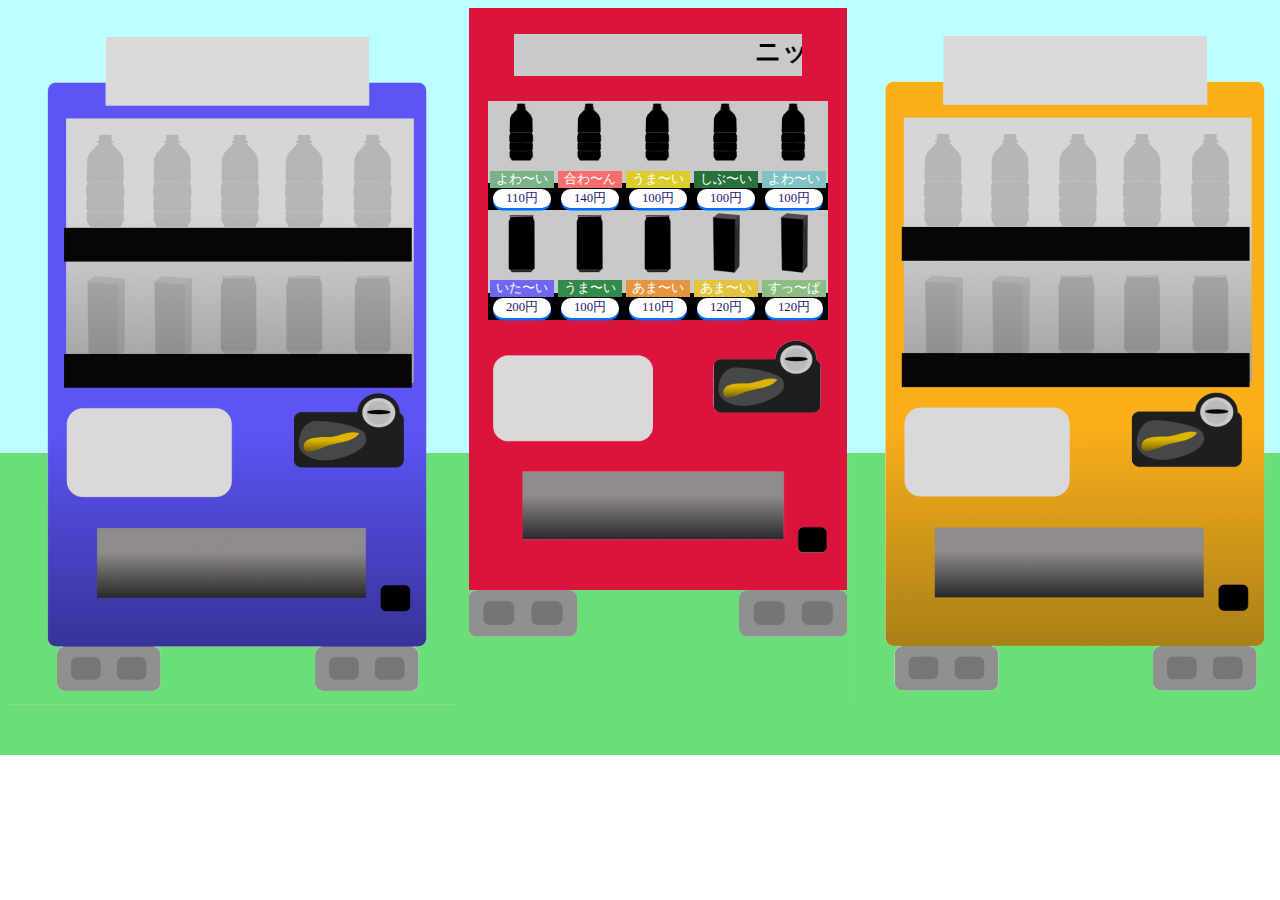
<file: docs/index.html>
<!DOCTYPE html>
<html lang="ja">

<head>
  <meta charset="UTF-8">
  <meta name="viewport" content="width=device-width, initial-scale=1.0">
  <title>ニッチな自販機</title>
  <link rel="stylesheet" href="./style.css">
</head>

<body>
  <main class="main">
  <div><img alt="back" class="back" src="images/bule.png"></div>
  <div class="jihannki">
  <div class="jihan">
    <div>
      <h2><marquee>ニッチな自販機　　一言感想を読んで気になる飲み物を購入してみよう！</marquee></h2>
    </div>
    <ul class="stage">
      <li class="item">
        <a><img alt="1" class="image" src="images/pet.png"></a>
        <p style="background-color: rgb(122, 179, 137);">よわ〜い</p>
        <a href="wisper/index.html" class="button12">110円</a>
      </li>
      <li class="item">
        <a><img alt="2" class="image" src="images/pet.png"></a>
        <p style="background-color: rgb(250, 109, 109);">合わ〜ん</p>
        <a href="tomato/index.html" class="button12">140円</a>
      </li>
      <li class="item">
        <a><img alt="3" class="image" src="images/pet.png"></a>
        <p style="background-color: rgb(219, 205, 45);">うま〜い</p>
        <a href="jelly/index.html" class="button12">100円</a>
      </li>
      <li class="item">
        <a><img alt="4" class="image" src="images/pet.png"></a>
        <p style="background-color: rgb(40, 113, 59);">しぶ〜い</p>
        <a href="tea/index.html" class="button12">100円</a>
      </li>
      <li class="item">
        <a><img alt="5" class="image" src="images/pet.png"></a>
        <p style="background-color: rgb(127, 195, 196);">よわ〜い</p>
        <a href="rampet/index.html" class="button12">100円</a>
      </li>
    </ul>
    <ul class="stage">
      <li class="item">
        <a><img alt="1" class="image" src="images/kan.png"></a>
        <p style="background-color: rgb(110, 103, 242);">いた〜い</p>
        <a href="frisk/index.html" class="button12">200円</a>
      </li>
      <li class="item">
        <a><img alt="2" class="image" src="images/kan.png"></a>
        <p style="background-color: rgb(51, 138, 74);">うま〜い</p>
        <a href="soda/index.html" class="button12">100円</a>
      </li>
      <li class="item">
        <a><img alt="3" class="image" src="images/kan.png"></a>
        <p style="background-color: rgb(231, 148, 65);">あま〜い</p>
        <a href="milk/index.html" class="button12">110円</a>
      </li>
      <li class="item">
        <a><img alt="4" class="image" src="images/paper.png"></a>
        <p style="background-color: rgb(226, 196, 63);">あま〜い</p>
        <a href="fruits/index.html" class="button12">120円</a>
      </li>
      <li class="item">
        <a><img alt="5" class="image" src="images/paper.png"></a>
        <p style="background-color: rgb(141, 190, 129);">すっ〜ぱ</p>
        <a href="ume/index.html" class="button12">120円</a>
      </li>
    </ul>
    <a><img alt="parts" class="parts" src="images/parts.png"></a>
  </div>
  <a><img alt="stone" class="stone" src="images/stone.png"></a>
  </div>
  <div><img alt="back" class="back" src="images/yellow.png"></div>
  </main>
  <br>
</body>
</html>
</file>
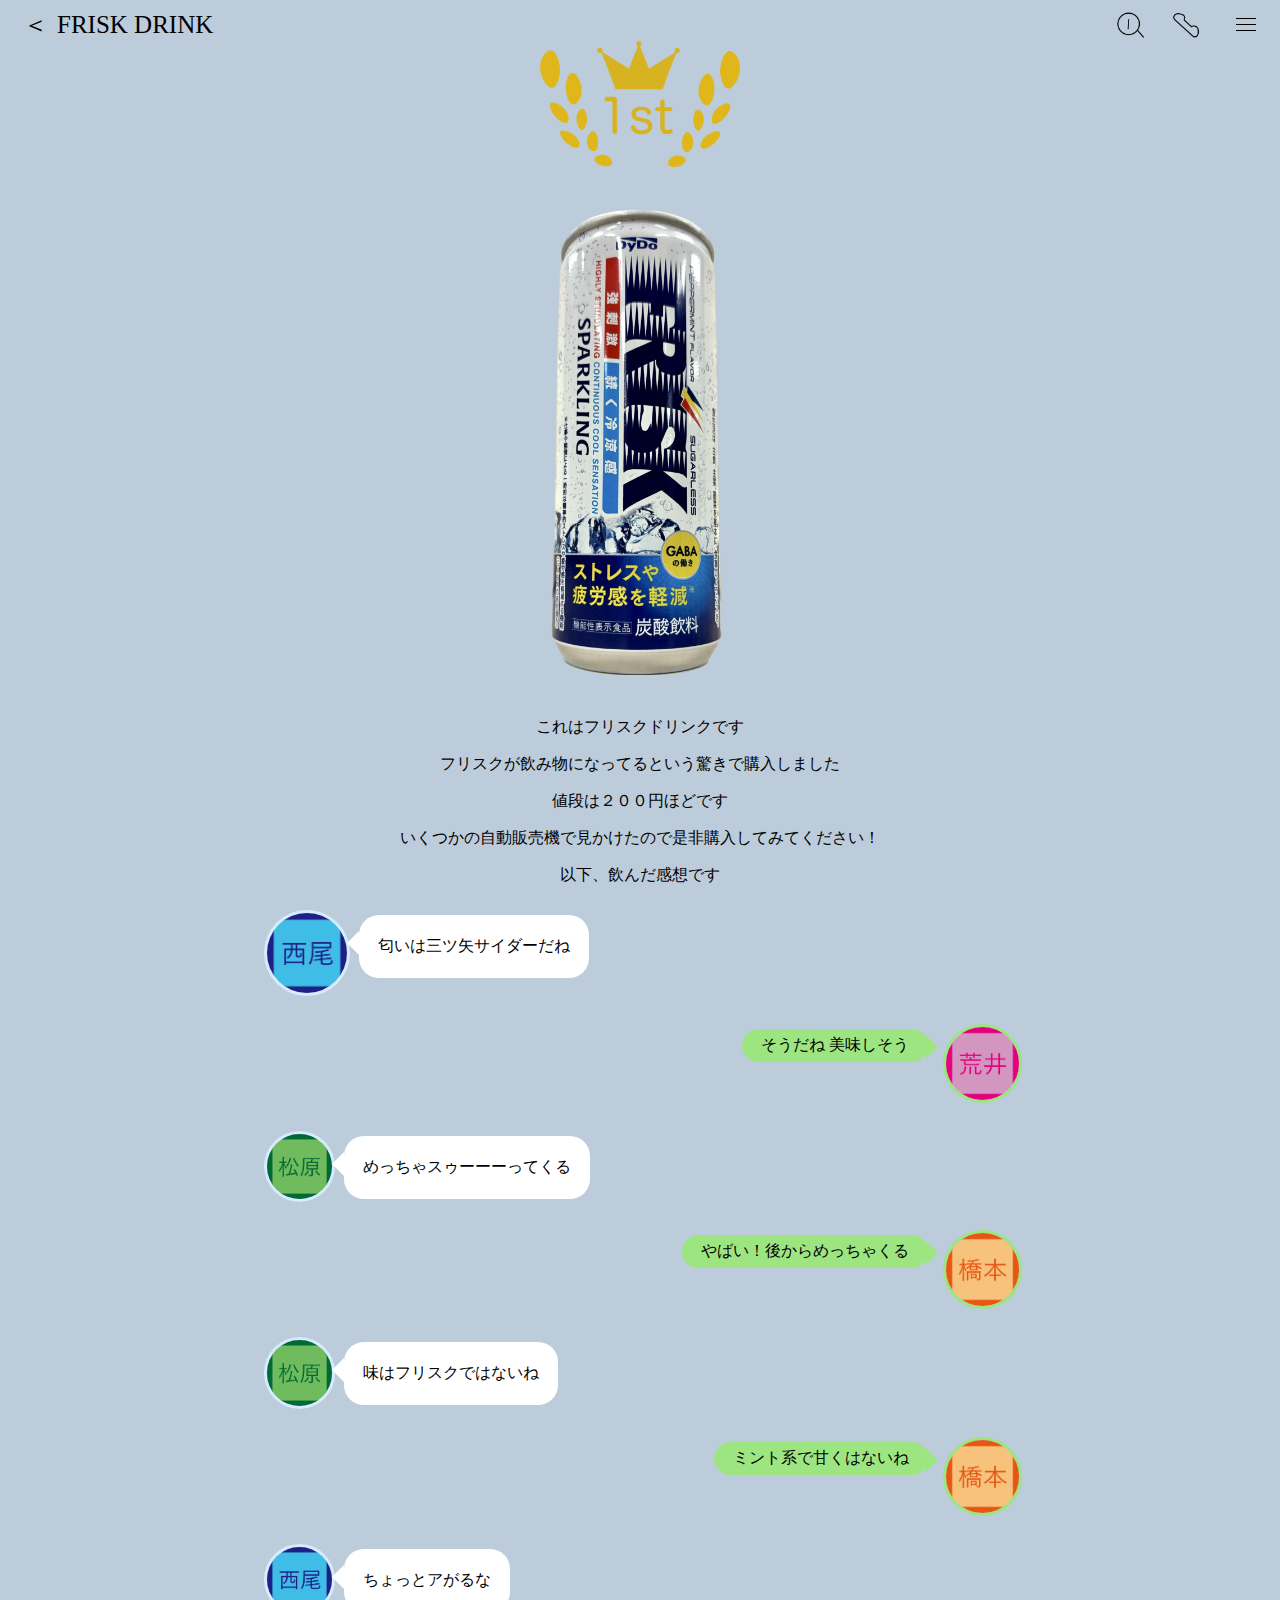
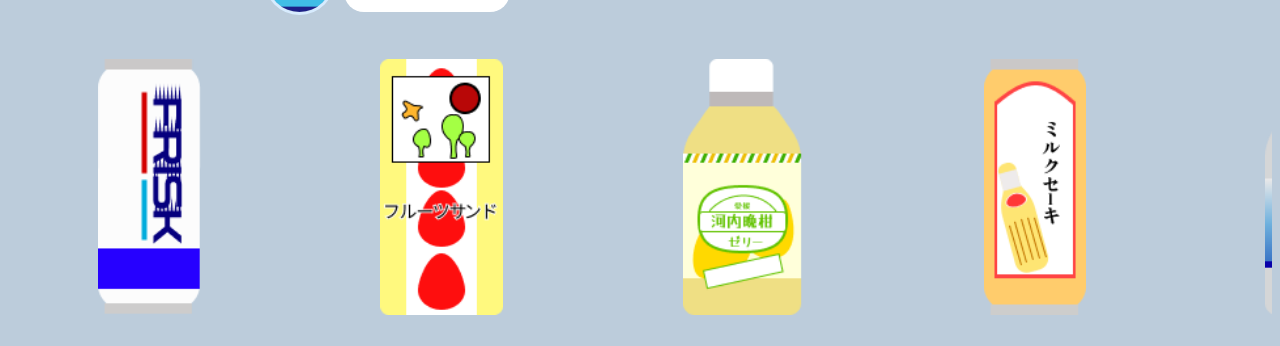
<file: docs/frisk/index.html>
<!DOCTYPE html>
<html lang="ja">
<head>
    <meta charset="utf-8">
    <meta http-equiv="X-UA-Compatible" content="IE=edge">
    <meta name="viewport" content="width=device-width, initial-scale=1.0">
    <title>フリスクドリンク</title>
    <link rel="stylesheet" href="../pagecss/style.css">
</head>

<body>
    <header class="header">
        <div class="top">
            <img class="topimg" src="../images/search.png">
            <img class="topimg" src="../images/phone.png">
        </div>
        <div class="c-header c-hamburger-menu">
            <div class="name">
                <a href="../index.html" class="return">＜</a>
                <a href="./index.html" class="return">FRISK DRINK</a>
            </div>
            <input type="checkbox" name="hamburger" id="hamburger" class="c-hamburger-menu__input" />
            <label for="hamburger" class="c-hamburger-menu__bg"></label>
            <ul class="c-header__list c-hamburger-menu__list">
                <li class="c-header__list-item">
                    <a href="../frisk/index.html" class="c-header__list-link">FRISK DRINK</a>
                </li>
                <li class="c-header__list-item">
                    <a href="../fruits/index.html" class="c-header__list-link">フルーツサンド風豆乳</a>
                </li>
                <li class="c-header__list-item">
                    <a href="../jelly/index.html" class="c-header__list-link">河内晩柑ゼリー</a>
                </li>
                <li class="c-header__list-item">
                    <a href="../milk/index.html" class="c-header__list-link">ミルクセーキ</a>
                </li>
                <li class="c-header__list-item">
                    <a href="../rampet/index.html" class="c-header__list-link">ラムペット</a>
                </li>
                <li class="c-header__list-item">
                    <a href="../soda/index.html" class="c-header__list-link">ヨーグルンソーダ</a>
                </li>
                <li class="c-header__list-item">
                    <a href="../tea/index.html" class="c-header__list-link">静岡茶</a>
                </li>
                <li class="c-header__list-item">
                    <a href="../tomato/index.html" class="c-header__list-link">TOMA NADE</a>
                </li>
                <li class="c-header__list-item">
                    <a href="../ume/index.html" class="c-header__list-link">梅ドリンク</a>
                </li>
                <li class="c-header__list-item">
                    <a href="../wisper/index.html" class="c-header__list-link">ウィスパー</a>
                </li>
            </ul>
            <label for="hamburger" class="c-hamburger-menu__button">
                <span class="c-hamburger-menu__button-mark"></span>
                <span class="c-hamburger-menu__button-mark"></span>
                <span class="c-hamburger-menu__button-mark"></span>
            </label>
        </div>
    </header>
    <div class="introduce">
        <img src="../images/ranking.png" class="ranking">
        <p><img src="../images/frisk2.png" class="imgg"></p>
        <p>これはフリスクドリンクです</p>
        <p>フリスクが飲み物になってるという驚きで購入しました</p>
        <p>値段は２００円ほどです</p>
        <p>いくつかの自動販売機で見かけたので是非購入してみてください！</p>
        <p>以下、飲んだ感想です</p>
    </div>
    <div class="me">
        <div class="face">
            <img src="../images/nisio.png" />
        </div>
        <div class="chat">
            <p>匂いは三ツ矢サイダーだね</p>
        </div>
    </div>
    <div class="you">
        <div class="face2">
            <img src="../images/arai.png" />
        </div>
        <div class="chatroom2">
            <div class="chat2">
                <p>そうだね 美味しそう</p>
            </div>
        </div>
    </div>
    <div class="me">
        <div class="face">
            <img src="../images/matsubara.png" />
        </div>
        <div class="chatroom">
            <div class="chat">
                <p>めっちゃスゥーーーってくる</p>
            </div>
        </div>
    </div>
    <div class="you">
        <div class="face2">
            <img src="../images/hashimoto.png" />
        </div>
        <div class="chatroom2">
            <div class="chat2">
                <p>やばい！後からめっちゃくる</p>
            </div>
        </div>
    </div>
    <div class="me">
        <div class="face">
            <img src="../images/matsubara.png" />
        </div>
        <div class="chatroom">
            <div class="chat">
                <p>味はフリスクではないね</p>
            </div>
        </div>
    </div>
    <div class="you">
        <div class="face2">
            <img src="../images/hashimoto.png" />
        </div>
        <div class="chatroom2">
            <div class="chat2">
                <p>ミント系で甘くはないね</p>
            </div>
        </div>
    </div>
    <div class="me">
        <div class="face">
            <img src="../images/nisio.png" />
        </div>
        <div class="chatroom">
            <div class="chat">
                <p>ちょっとアがるな</p>
            </div>
        </div>
    </div>
    <div class="scroll">
        <div class="scroll_wrap">
            <ul class="scrolllist scrolllistleft">
                <li><a href="../frisk/index.html"><img alt="1" src="../images/frisk.png" class="scrollitem"></a></li>
                <li><a href="../fruits/index.html"><img alt="2" src="../images/fruits.png" class="scrollitem"></a></li>
                <li><a href="../jelly/index.html"><img alt="3" src="../images/jelly.png" class="scrollitem"></a></li>
                <li><a href="../milk/index.html"><img alt="4" src="../images/milk.png" class="scrollitem"></a></li>
                <li><a href="../rampet/index.html"><img alt="5" src="../images/rampet.png" class="scrollitem"></a></li>
                <li><a href="../soda/index.html"><img alt="6" src="../images/soda.png" class="scrollitem"></a></li>
                <li><a href="../tea/index.html"><img alt="7" src="../images/tea.png" class="scrollitem"></a></li>
                <li><a href="../tomato/index.html"><img alt="8" src="../images/tomato.png" class="scrollitem"></a></li>
                <li><a href="../ume/index.html"><img alt="9" src="../images/ume.png" class="scrollitem"></a></li>
                <li><a href="../wisper/index.html"><img alt="10" src="../images/wisper.png" class="scrollitem"></a></li>
                <li><a href="../frisk/index.html"><img alt="1" src="../images/frisk.png" class="scrollitem"></a></li>
                <li><a href="../fruits/index.html"><img alt="2" src="../images/fruits.png" class="scrollitem"></a></li>
                <li><a href="../jelly/index.html"><img alt="3" src="../images/jelly.png" class="scrollitem"></a></li>
                <li><a href="../milk/index.html"><img alt="4" src="../images/milk.png" class="scrollitem"></a></li>
                <li><a href="../rampet/index.html"><img alt="5" src="../images/rampet.png" class="scrollitem"></a></li>
                <li><a href="../soda/index.html"><img alt="6" src="../images/soda.png" class="scrollitem"></a></li>
                <li><a href="../tea/index.html"><img alt="7" src="../images/tea.png" class="scrollitem"></a></li>
                <li><a href="../tomato/index.html"><img alt="8" src="../images/tomato.png" class="scrollitem"></a></li>
                <li><a href="../ume/index.html"><img alt="9" src="../images/ume.png" class="scrollitem"></a></li>
                <li><a href="../wisper/index.html"><img alt="10" src="../images/wisper.png" class="scrollitem"></a></li>
            </ul>
        </div>
    </div>
</body>

</html>
</file>
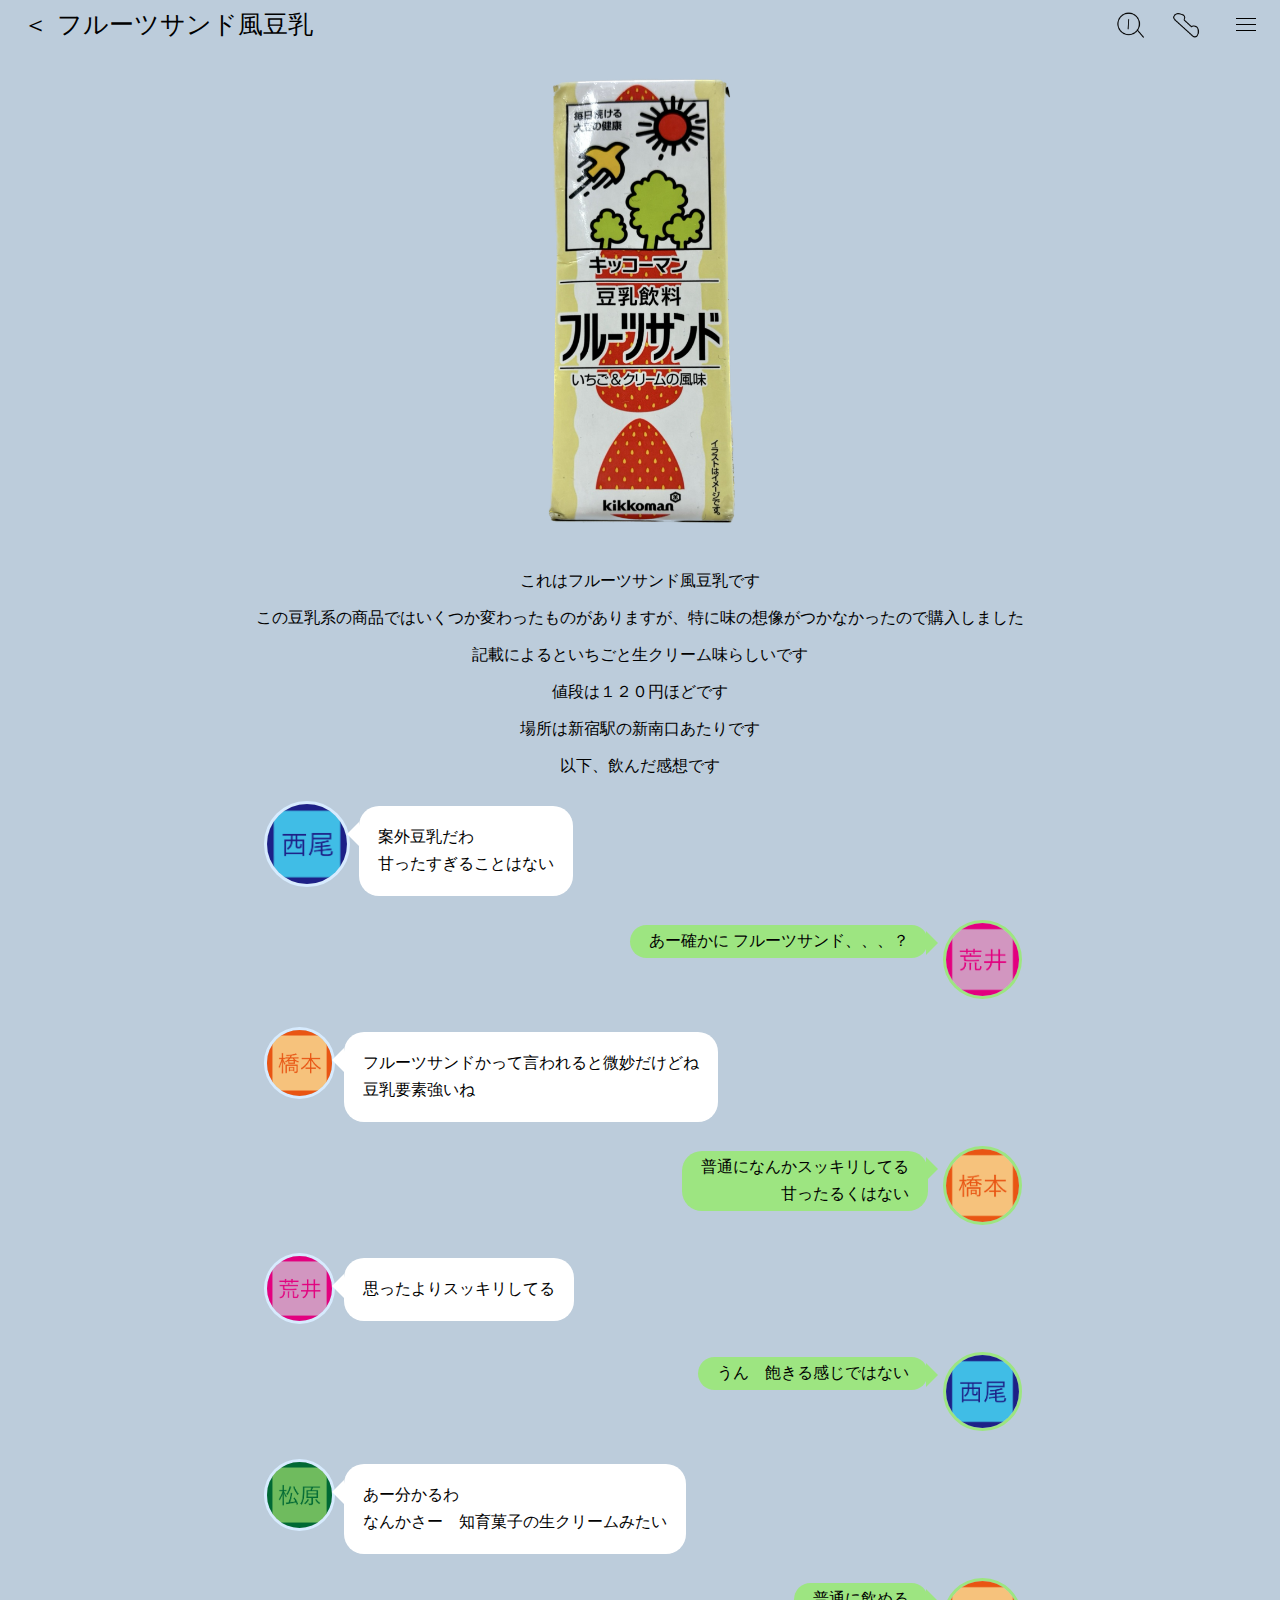
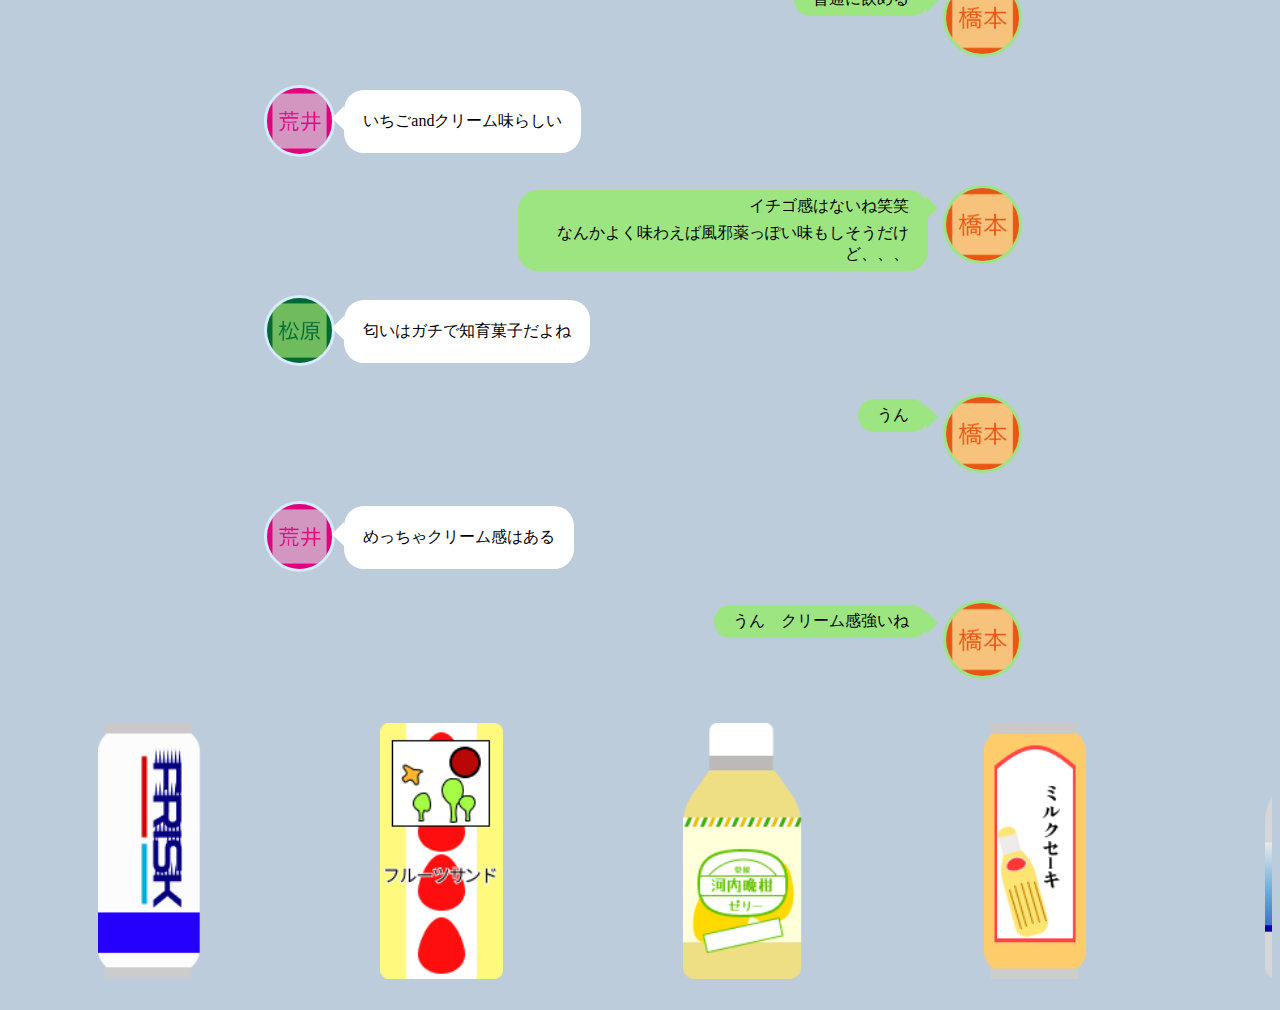
<file: docs/fruits/index.html>
<!DOCTYPE html>
<html lang="ja">
<head>
    <meta charset="utf-8">
    <meta http-equiv="X-UA-Compatible" content="IE=edge">
    <meta name="viewport" content="width=device-width, initial-scale=1.0">
    <title>フルーツサンド風豆乳</title>
    <link rel="stylesheet" href="../pagecss/style.css">
</head>

<body>
    <header class="header">
        <div class="top">
            <img class="topimg" src="../images/search.png">
            <img class="topimg" src="../images/phone.png">
        </div>
        <div class="c-header c-hamburger-menu">
            <div class="name">
                <a href="../index.html" class="return">＜</a>
                <a href="./index.html" class="return">フルーツサンド風豆乳</a>
            </div>
            <input type="checkbox" name="hamburger" id="hamburger" class="c-hamburger-menu__input" />
            <label for="hamburger" class="c-hamburger-menu__bg"></label>
            <ul class="c-header__list c-hamburger-menu__list">
                <li class="c-header__list-item">
                    <a href="../frisk/index.html" class="c-header__list-link">FRISK DRINK</a>
                </li>
                <li class="c-header__list-item">
                    <a href="../fruits/index.html" class="c-header__list-link">フルーツサンド風豆乳</a>
                </li>
                <li class="c-header__list-item">
                    <a href="../jelly/index.html" class="c-header__list-link">河内晩柑ゼリー</a>
                </li>
                <li class="c-header__list-item">
                    <a href="../milk/index.html" class="c-header__list-link">ミルクセーキ</a>
                </li>
                <li class="c-header__list-item">
                    <a href="../rampet/index.html" class="c-header__list-link">ラムペット</a>
                </li>
                <li class="c-header__list-item">
                    <a href="../soda/index.html" class="c-header__list-link">ヨーグルンソーダ</a>
                </li>
                <li class="c-header__list-item">
                    <a href="../tea/index.html" class="c-header__list-link">静岡茶</a>
                </li>
                <li class="c-header__list-item">
                    <a href="../tomato/index.html" class="c-header__list-link">TOMA NADE</a>
                </li>
                <li class="c-header__list-item">
                    <a href="../ume/index.html" class="c-header__list-link">梅ドリンク</a>
                </li>
                <li class="c-header__list-item">
                    <a href="../wisper/index.html" class="c-header__list-link">ウィスパー</a>
                </li>
            </ul>
            <label for="hamburger" class="c-hamburger-menu__button">
                <span class="c-hamburger-menu__button-mark"></span>
                <span class="c-hamburger-menu__button-mark"></span>
                <span class="c-hamburger-menu__button-mark"></span>
            </label>
        </div>
    </header>
    <div class="introduce">
        <img src="../images/fruits2.png" class="imgg">
        <p>これはフルーツサンド風豆乳です</p>
        <p>この豆乳系の商品ではいくつか変わったものがありますが、特に味の想像がつかなかったので購入しました</p>
        <p>記載によるといちごと生クリーム味らしいです</p>
        <p>値段は１２０円ほどです</p>
        <p>場所は新宿駅の新南口あたりです</p>
        <p>以下、飲んだ感想です</p>
    </div>
    <div class="me">
        <div class="face">
            <img src="../images/nisio.png" />
        </div>
        <div class="chat">
            <p>案外豆乳だわ</p>
            <p>甘ったすぎることはない</p>
        </div>
    </div>
    <div class="you">
        <div class="face2">
            <img src="../images/arai.png" />
        </div>
        <div class="chatroom2">
            <div class="chat2">
                <p>あー確かに フルーツサンド、、、？</p>
            </div>
        </div>
    </div>
    <div class="me">
        <div class="face">
            <img src="../images/hashimoto.png" />
        </div>
        <div class="chatroom">
            <div class="chat">
                <p>フルーツサンドかって言われると微妙だけどね</p>
                <p>豆乳要素強いね</p>
            </div>
        </div>
    </div>
    <div class="you">
        <div class="face2">
            <img src="../images/hashimoto.png" />
        </div>
        <div class="chatroom2">
            <div class="chat2">
                <p>普通になんかスッキリしてる</p>
                <p>甘ったるくはない</p>
            </div>
        </div>
    </div>
    <div class="me">
        <div class="face">
            <img src="../images/arai.png" />
        </div>
        <div class="chatroom">
            <div class="chat">
                <p>思ったよりスッキリしてる</p>
            </div>
        </div>
    </div>
    <div class="you">
        <div class="face2">
            <img src="../images/nisio.png" />
        </div>
        <div class="chatroom2">
            <div class="chat2">
                <p>うん　飽きる感じではない</p>
            </div>
        </div>
    </div>
    <div class="me">
        <div class="face">
            <img src="../images/matsubara.png" />
        </div>
        <div class="chatroom">
            <div class="chat">
                <p>あー分かるわ</p>
                <p>なんかさー　知育菓子の生クリームみたい</p>
            </div>
        </div>
    </div>
    <div class="you">
        <div class="face2">
            <img src="../images/hashimoto.png" />
        </div>
        <div class="chatroom2">
            <div class="chat2">
                <p>普通に飲める</p>
            </div>
        </div>
    </div>
    <div class="me">
        <div class="face">
            <img src="../images/arai.png" />
        </div>
        <div class="chatroom">
            <div class="chat">
                <p>いちごandクリーム味らしい</p>
            </div>
        </div>
    </div>
    <div class="you">
        <div class="face2">
            <img src="../images/hashimoto.png" />
        </div>
        <div class="chatroom2">
            <div class="chat2">
                <p>イチゴ感はないね笑笑</p>
                <p>なんかよく味わえば風邪薬っぽい味もしそうだけど、、、</p>
            </div>
        </div>
    </div>
    <div class="me">
        <div class="face">
            <img src="../images/matsubara.png" />
        </div>
        <div class="chatroom">
            <div class="chat">
                <p>匂いはガチで知育菓子だよね</p>
            </div>
        </div>
    </div>
    <div class="you">
        <div class="face2">
            <img src="../images/hashimoto.png" />
        </div>
        <div class="chatroom2">
            <div class="chat2">
                <p>うん</p>
            </div>
        </div>
    </div>
    <div class="me">
        <div class="face">
            <img src="../images/arai.png" />
        </div>
        <div class="chatroom">
            <div class="chat">
                <p>めっちゃクリーム感はある</p>
            </div>
        </div>
    </div>
    <div class="you">
        <div class="face2">
            <img src="../images/hashimoto.png" />
        </div>
        <div class="chatroom2">
            <div class="chat2">
                <p>うん　クリーム感強いね</p>
            </div>
        </div>
    </div>
    <div class="scroll">
        <div class="scroll_wrap">
            <ul class="scrolllist scrolllistleft">
                <li><a href="../frisk/index.html"><img alt="1" src="../images/frisk.png" class="scrollitem"></a></li>
                <li><a href="../fruits/index.html"><img alt="2" src="../images/fruits.png" class="scrollitem"></a></li>
                <li><a href="../jelly/index.html"><img alt="3" src="../images/jelly.png" class="scrollitem"></a></li>
                <li><a href="../milk/index.html"><img alt="4" src="../images/milk.png" class="scrollitem"></a></li>
                <li><a href="../rampet/index.html"><img alt="5" src="../images/rampet.png" class="scrollitem"></a></li>
                <li><a href="../soda/index.html"><img alt="6" src="../images/soda.png" class="scrollitem"></a></li>
                <li><a href="../tea/index.html"><img alt="7" src="../images/tea.png" class="scrollitem"></a></li>
                <li><a href="../tomato/index.html"><img alt="8" src="../images/tomato.png" class="scrollitem"></a></li>
                <li><a href="../ume/index.html"><img alt="9" src="../images/ume.png" class="scrollitem"></a></li>
                <li><a href="../wisper/index.html"><img alt="10" src="../images/wisper.png" class="scrollitem"></a></li>
                <li><a href="../frisk/index.html"><img alt="1" src="../images/frisk.png" class="scrollitem"></a></li>
                <li><a href="../fruits/index.html"><img alt="2" src="../images/fruits.png" class="scrollitem"></a></li>
                <li><a href="../jelly/index.html"><img alt="3" src="../images/jelly.png" class="scrollitem"></a></li>
                <li><a href="../milk/index.html"><img alt="4" src="../images/milk.png" class="scrollitem"></a></li>
                <li><a href="../rampet/index.html"><img alt="5" src="../images/rampet.png" class="scrollitem"></a></li>
                <li><a href="../soda/index.html"><img alt="6" src="../images/soda.png" class="scrollitem"></a></li>
                <li><a href="../tea/index.html"><img alt="7" src="../images/tea.png" class="scrollitem"></a></li>
                <li><a href="../tomato/index.html"><img alt="8" src="../images/tomato.png" class="scrollitem"></a></li>
                <li><a href="../ume/index.html"><img alt="9" src="../images/ume.png" class="scrollitem"></a></li>
                <li><a href="../wisper/index.html"><img alt="10" src="../images/wisper.png" class="scrollitem"></a></li>
            </ul>
        </div>
    </div>
</body>

</html>
</file>
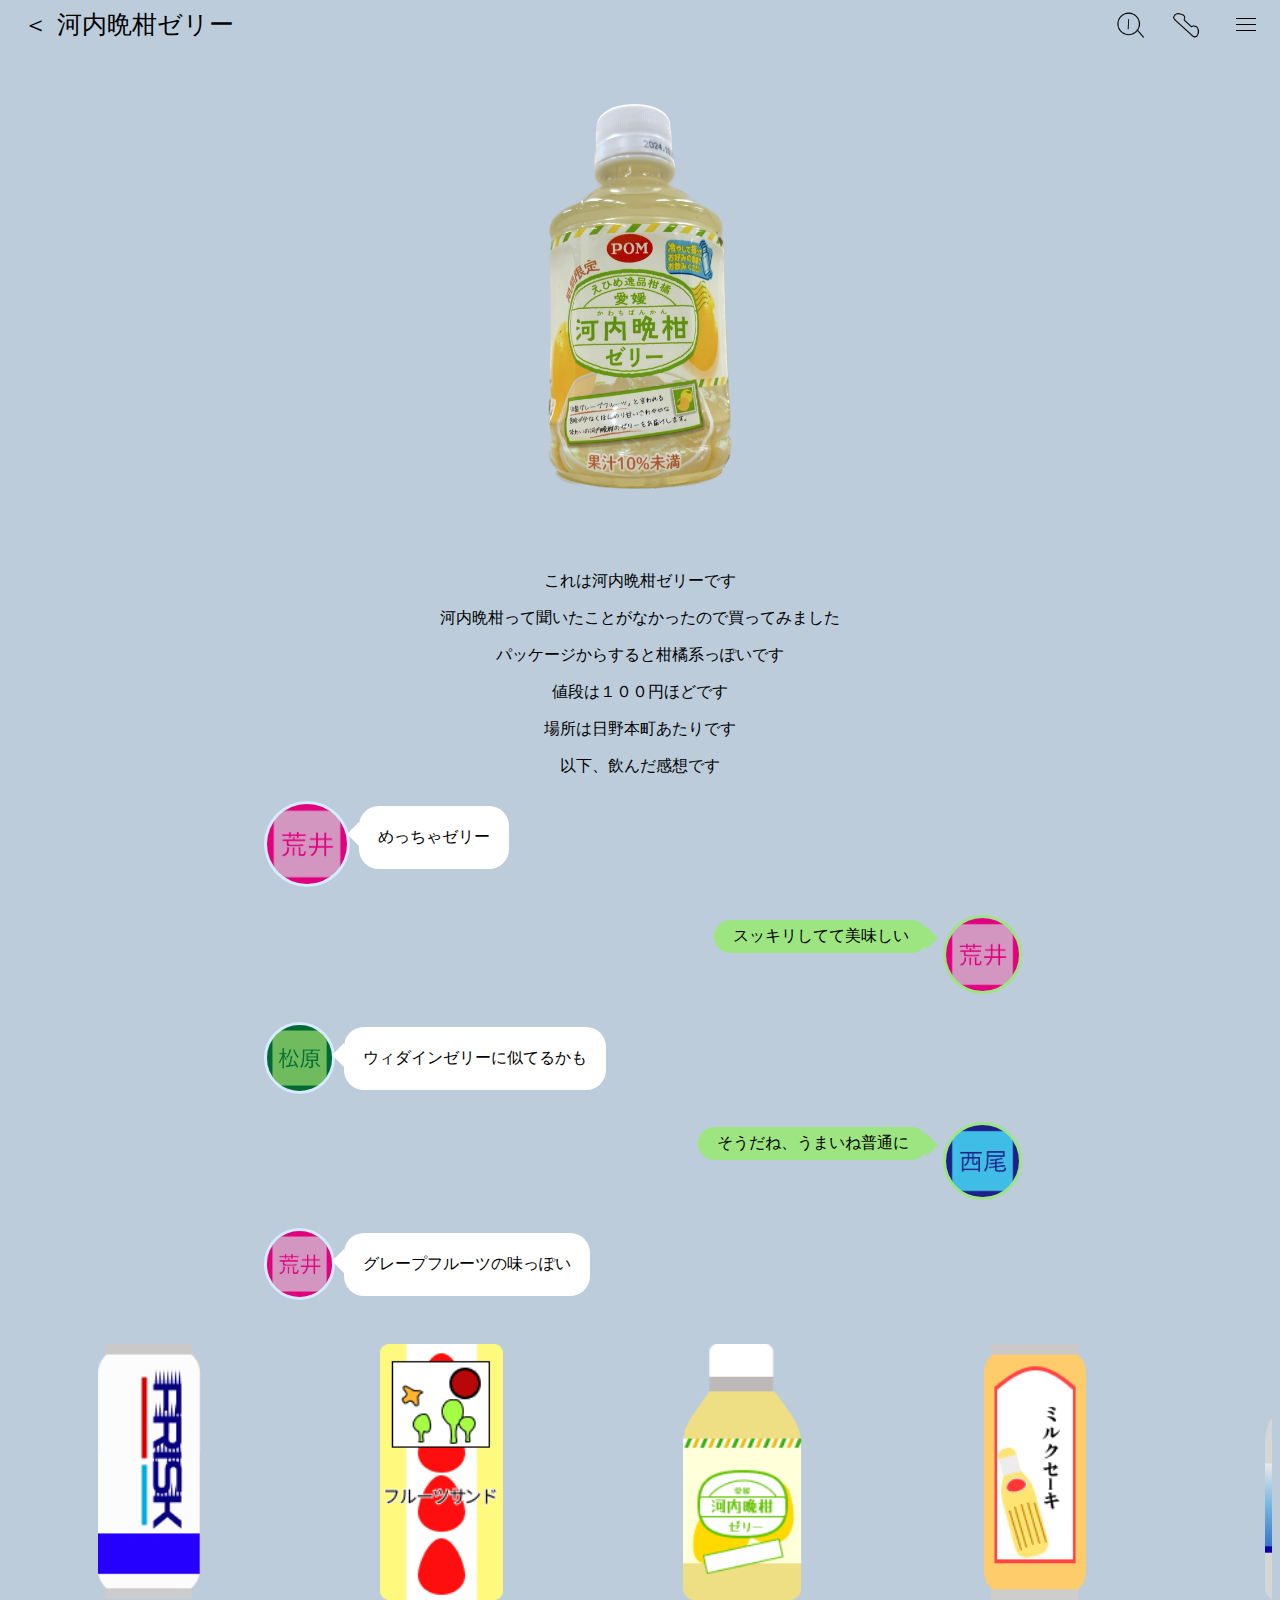
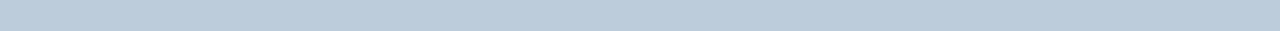
<file: docs/jelly/index.html>
<!DOCTYPE html>
<html lang="ja">
<head>
    <meta charset="utf-8">
    <meta http-equiv="X-UA-Compatible" content="IE=edge">
    <meta name="viewport" content="width=device-width, initial-scale=1.0">
    <title>河内晩柑ゼリー</title>
    <link rel="stylesheet" href="../pagecss/style.css">
</head>

<body>
    <header class="header">
        <div class="top">
            <img class="topimg" src="../images/search.png">
            <img class="topimg" src="../images/phone.png">
        </div>
        <div class="c-header c-hamburger-menu">
            <div class="name">
                <a href="../index.html" class="return">＜</a>
                <a href="./index.html" class="return">河内晩柑ゼリー</a>
            </div>
            <input type="checkbox" name="hamburger" id="hamburger" class="c-hamburger-menu__input" />
            <label for="hamburger" class="c-hamburger-menu__bg"></label>
            <ul class="c-header__list c-hamburger-menu__list">
                <li class="c-header__list-item">
                    <a href="../frisk/index.html" class="c-header__list-link">FRISK DRINK</a>
                </li>
                <li class="c-header__list-item">
                    <a href="../fruits/index.html" class="c-header__list-link">フルーツサンド風豆乳</a>
                </li>
                <li class="c-header__list-item">
                    <a href="../jelly/index.html" class="c-header__list-link">河内晩柑ゼリー</a>
                </li>
                <li class="c-header__list-item">
                    <a href="../milk/index.html" class="c-header__list-link">ミルクセーキ</a>
                </li>
                <li class="c-header__list-item">
                    <a href="../rampet/index.html" class="c-header__list-link">ラムペット</a>
                </li>
                <li class="c-header__list-item">
                    <a href="../soda/index.html" class="c-header__list-link">ヨーグルンソーダ</a>
                </li>
                <li class="c-header__list-item">
                    <a href="../tea/index.html" class="c-header__list-link">静岡茶</a>
                </li>
                <li class="c-header__list-item">
                    <a href="../tomato/index.html" class="c-header__list-link">TOMA NADE</a>
                </li>
                <li class="c-header__list-item">
                    <a href="../ume/index.html" class="c-header__list-link">梅ドリンク</a>
                </li>
                <li class="c-header__list-item">
                    <a href="../wisper/index.html" class="c-header__list-link">ウィスパー</a>
                </li>
            </ul>
            <label for="hamburger" class="c-hamburger-menu__button">
                <span class="c-hamburger-menu__button-mark"></span>
                <span class="c-hamburger-menu__button-mark"></span>
                <span class="c-hamburger-menu__button-mark"></span>
            </label>
        </div>
    </header>
    <div class="introduce">
        <img src="../images/jelly2.png" class="imgg">
        <p>これは河内晩柑ゼリーです</p>
        <p>河内晩柑って聞いたことがなかったので買ってみました</p>
        <p>パッケージからすると柑橘系っぽいです</p>
        <p>値段は１００円ほどです</p>
        <p>場所は日野本町あたりです</p>
        <p>以下、飲んだ感想です</p>
    </div>
    <div class="me">
        <div class="face">
            <img src="../images/arai.png" />
        </div>
        <div class="chat">
            <p>めっちゃゼリー</p>
        </div>
    </div>
    <div class="you">
        <div class="face2">
            <img src="../images/arai.png" />
        </div>
        <div class="chatroom2">
            <div class="chat2">
                <p>スッキリしてて美味しい</p>
            </div>
        </div>
    </div>
    <div class="me">
        <div class="face">
            <img src="../images/matsubara.png" />
        </div>
        <div class="chatroom">
            <div class="chat">
                <p>ウィダインゼリーに似てるかも</p>
            </div>
        </div>
    </div>
    <div class="you">
        <div class="face2">
            <img src="../images/nisio.png" />
        </div>
        <div class="chatroom2">
            <div class="chat2">
                <p>そうだね、うまいね普通に</p>
            </div>
        </div>
    </div>
    <div class="me">
        <div class="face">
            <img src="../images/arai.png" />
        </div>
        <div class="chatroom">
            <div class="chat">
                <p>グレープフルーツの味っぽい</p>
            </div>
        </div>
    </div>
    <div class="scroll">
        <div class="scroll_wrap">
            <ul class="scrolllist scrolllistleft">
                <li><a href="../frisk/index.html"><img alt="1" src="../images/frisk.png" class="scrollitem"></a></li>
                <li><a href="../fruits/index.html"><img alt="2" src="../images/fruits.png" class="scrollitem"></a></li>
                <li><a href="../jelly/index.html"><img alt="3" src="../images/jelly.png" class="scrollitem"></a></li>
                <li><a href="../milk/index.html"><img alt="4" src="../images/milk.png" class="scrollitem"></a></li>
                <li><a href="../rampet/index.html"><img alt="5" src="../images/rampet.png" class="scrollitem"></a></li>
                <li><a href="../soda/index.html"><img alt="6" src="../images/soda.png" class="scrollitem"></a></li>
                <li><a href="../tea/index.html"><img alt="7" src="../images/tea.png" class="scrollitem"></a></li>
                <li><a href="../tomato/index.html"><img alt="8" src="../images/tomato.png" class="scrollitem"></a></li>
                <li><a href="../ume/index.html"><img alt="9" src="../images/ume.png" class="scrollitem"></a></li>
                <li><a href="../wisper/index.html"><img alt="10" src="../images/wisper.png" class="scrollitem"></a></li>
                <li><a href="../frisk/index.html"><img alt="1" src="../images/frisk.png" class="scrollitem"></a></li>
                <li><a href="../fruits/index.html"><img alt="2" src="../images/fruits.png" class="scrollitem"></a></li>
                <li><a href="../jelly/index.html"><img alt="3" src="../images/jelly.png" class="scrollitem"></a></li>
                <li><a href="../milk/index.html"><img alt="4" src="../images/milk.png" class="scrollitem"></a></li>
                <li><a href="../rampet/index.html"><img alt="5" src="../images/rampet.png" class="scrollitem"></a></li>
                <li><a href="../soda/index.html"><img alt="6" src="../images/soda.png" class="scrollitem"></a></li>
                <li><a href="../tea/index.html"><img alt="7" src="../images/tea.png" class="scrollitem"></a></li>
                <li><a href="../tomato/index.html"><img alt="8" src="../images/tomato.png" class="scrollitem"></a></li>
                <li><a href="../ume/index.html"><img alt="9" src="../images/ume.png" class="scrollitem"></a></li>
                <li><a href="../wisper/index.html"><img alt="10" src="../images/wisper.png" class="scrollitem"></a></li>
            </ul>
        </div>
    </div>
</body>

</html>
</file>
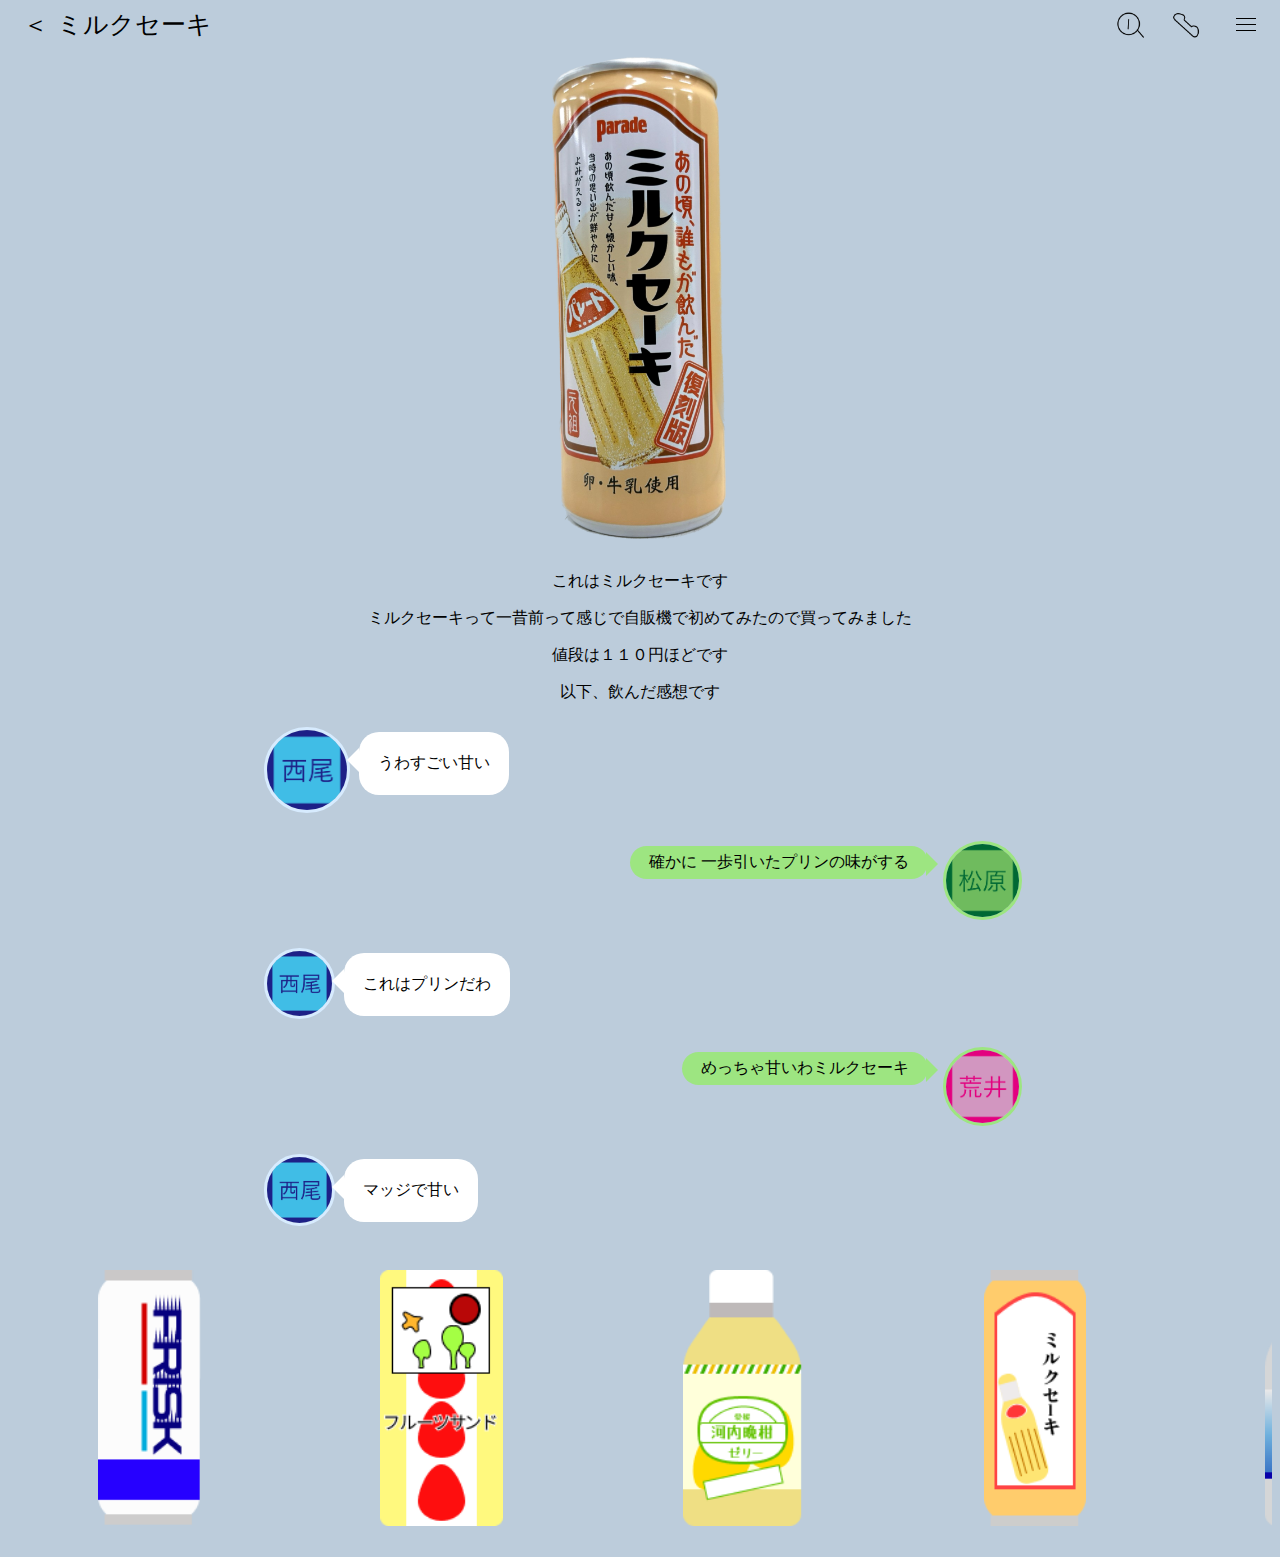
<file: docs/milk/index.html>
<!DOCTYPE html>
<html lang="ja">
<head>
    <meta charset="utf-8">
    <meta http-equiv="X-UA-Compatible" content="IE=edge">
    <meta name="viewport" content="width=device-width, initial-scale=1.0">
    <title>ミルクセーキ</title>
    <link rel="stylesheet" href="../pagecss/style.css">
</head>

<body>
    <header class="header">
        <div class="top">
            <img class="topimg" src="../images/search.png">
            <img class="topimg" src="../images/phone.png">
        </div>
        <div class="c-header c-hamburger-menu">
            <div class="name">
                <a href="../index.html" class="return">＜</a>
                <a href="./index.html" class="return">ミルクセーキ</a>
            </div>
            <input type="checkbox" name="hamburger" id="hamburger" class="c-hamburger-menu__input" />
            <label for="hamburger" class="c-hamburger-menu__bg"></label>
            <ul class="c-header__list c-hamburger-menu__list">
                <li class="c-header__list-item">
                    <a href="../frisk/index.html" class="c-header__list-link">FRISK DRINK</a>
                </li>
                <li class="c-header__list-item">
                    <a href="../fruits/index.html" class="c-header__list-link">フルーツサンド風豆乳</a>
                </li>
                <li class="c-header__list-item">
                    <a href="../jelly/index.html" class="c-header__list-link">河内晩柑ゼリー</a>
                </li>
                <li class="c-header__list-item">
                    <a href="../milk/index.html" class="c-header__list-link">ミルクセーキ</a>
                </li>
                <li class="c-header__list-item">
                    <a href="../rampet/index.html" class="c-header__list-link">ラムペット</a>
                </li>
                <li class="c-header__list-item">
                    <a href="../soda/index.html" class="c-header__list-link">ヨーグルンソーダ</a>
                </li>
                <li class="c-header__list-item">
                    <a href="../tea/index.html" class="c-header__list-link">静岡茶</a>
                </li>
                <li class="c-header__list-item">
                    <a href="../tomato/index.html" class="c-header__list-link">TOMA NADE</a>
                </li>
                <li class="c-header__list-item">
                    <a href="../ume/index.html" class="c-header__list-link">梅ドリンク</a>
                </li>
                <li class="c-header__list-item">
                    <a href="../wisper/index.html" class="c-header__list-link">ウィスパー</a>
                </li>
            </ul>
            <label for="hamburger" class="c-hamburger-menu__button">
                <span class="c-hamburger-menu__button-mark"></span>
                <span class="c-hamburger-menu__button-mark"></span>
                <span class="c-hamburger-menu__button-mark"></span>
            </label>
        </div>
    </header>
    <div class="introduce">
        <img src="../images/milk2.png" class="imgg">
        <p>これはミルクセーキです</p>
        <p>ミルクセーキって一昔前って感じで自販機で初めてみたので買ってみました</p>
        <p>値段は１１０円ほどです</p>
        <p>以下、飲んだ感想です</p>
    </div>
    <div class="me">
        <div class="face">
            <img src="../images/nisio.png" />
        </div>
        <div class="chat">
            <p>うわすごい甘い</p>
        </div>
    </div>
    <div class="you">
        <div class="face2">
            <img src="../images/matsubara.png" />
        </div>
        <div class="chatroom2">
            <div class="chat2">
                <p>確かに 一歩引いたプリンの味がする</p>
            </div>
        </div>
    </div>
    <div class="me">
        <div class="face">
            <img src="../images/nisio.png" />
        </div>
        <div class="chatroom">
            <div class="chat">
                <p>これはプリンだわ</p>
            </div>
        </div>
    </div>
    <div class="you">
        <div class="face2">
            <img src="../images/arai.png" />
        </div>
        <div class="chatroom2">
            <div class="chat2">
                <p>めっちゃ甘いわミルクセーキ</p>
            </div>
        </div>
    </div>
    <div class="me">
        <div class="face">
            <img src="../images/nisio.png" />
        </div>
        <div class="chatroom">
            <div class="chat">
                <p>マッジで甘い</p>
            </div>
        </div>
    </div>
    <div class="scroll">
        <div class="scroll_wrap">
            <ul class="scrolllist scrolllistleft">
                <li><a href="../frisk/index.html"><img alt="1" src="../images/frisk.png" class="scrollitem"></a></li>
                <li><a href="../fruits/index.html"><img alt="2" src="../images/fruits.png" class="scrollitem"></a></li>
                <li><a href="../jelly/index.html"><img alt="3" src="../images/jelly.png" class="scrollitem"></a></li>
                <li><a href="../milk/index.html"><img alt="4" src="../images/milk.png" class="scrollitem"></a></li>
                <li><a href="../rampet/index.html"><img alt="5" src="../images/rampet.png" class="scrollitem"></a></li>
                <li><a href="../soda/index.html"><img alt="6" src="../images/soda.png" class="scrollitem"></a></li>
                <li><a href="../tea/index.html"><img alt="7" src="../images/tea.png" class="scrollitem"></a></li>
                <li><a href="../tomato/index.html"><img alt="8" src="../images/tomato.png" class="scrollitem"></a></li>
                <li><a href="../ume/index.html"><img alt="9" src="../images/ume.png" class="scrollitem"></a></li>
                <li><a href="../wisper/index.html"><img alt="10" src="../images/wisper.png" class="scrollitem"></a></li>
                <li><a href="../frisk/index.html"><img alt="1" src="../images/frisk.png" class="scrollitem"></a></li>
                <li><a href="../fruits/index.html"><img alt="2" src="../images/fruits.png" class="scrollitem"></a></li>
                <li><a href="../jelly/index.html"><img alt="3" src="../images/jelly.png" class="scrollitem"></a></li>
                <li><a href="../milk/index.html"><img alt="4" src="../images/milk.png" class="scrollitem"></a></li>
                <li><a href="../rampet/index.html"><img alt="5" src="../images/rampet.png" class="scrollitem"></a></li>
                <li><a href="../soda/index.html"><img alt="6" src="../images/soda.png" class="scrollitem"></a></li>
                <li><a href="../tea/index.html"><img alt="7" src="../images/tea.png" class="scrollitem"></a></li>
                <li><a href="../tomato/index.html"><img alt="8" src="../images/tomato.png" class="scrollitem"></a></li>
                <li><a href="../ume/index.html"><img alt="9" src="../images/ume.png" class="scrollitem"></a></li>
                <li><a href="../wisper/index.html"><img alt="10" src="../images/wisper.png" class="scrollitem"></a></li>
            </ul>
        </div>
    </div>
</body>

</html>
</file>
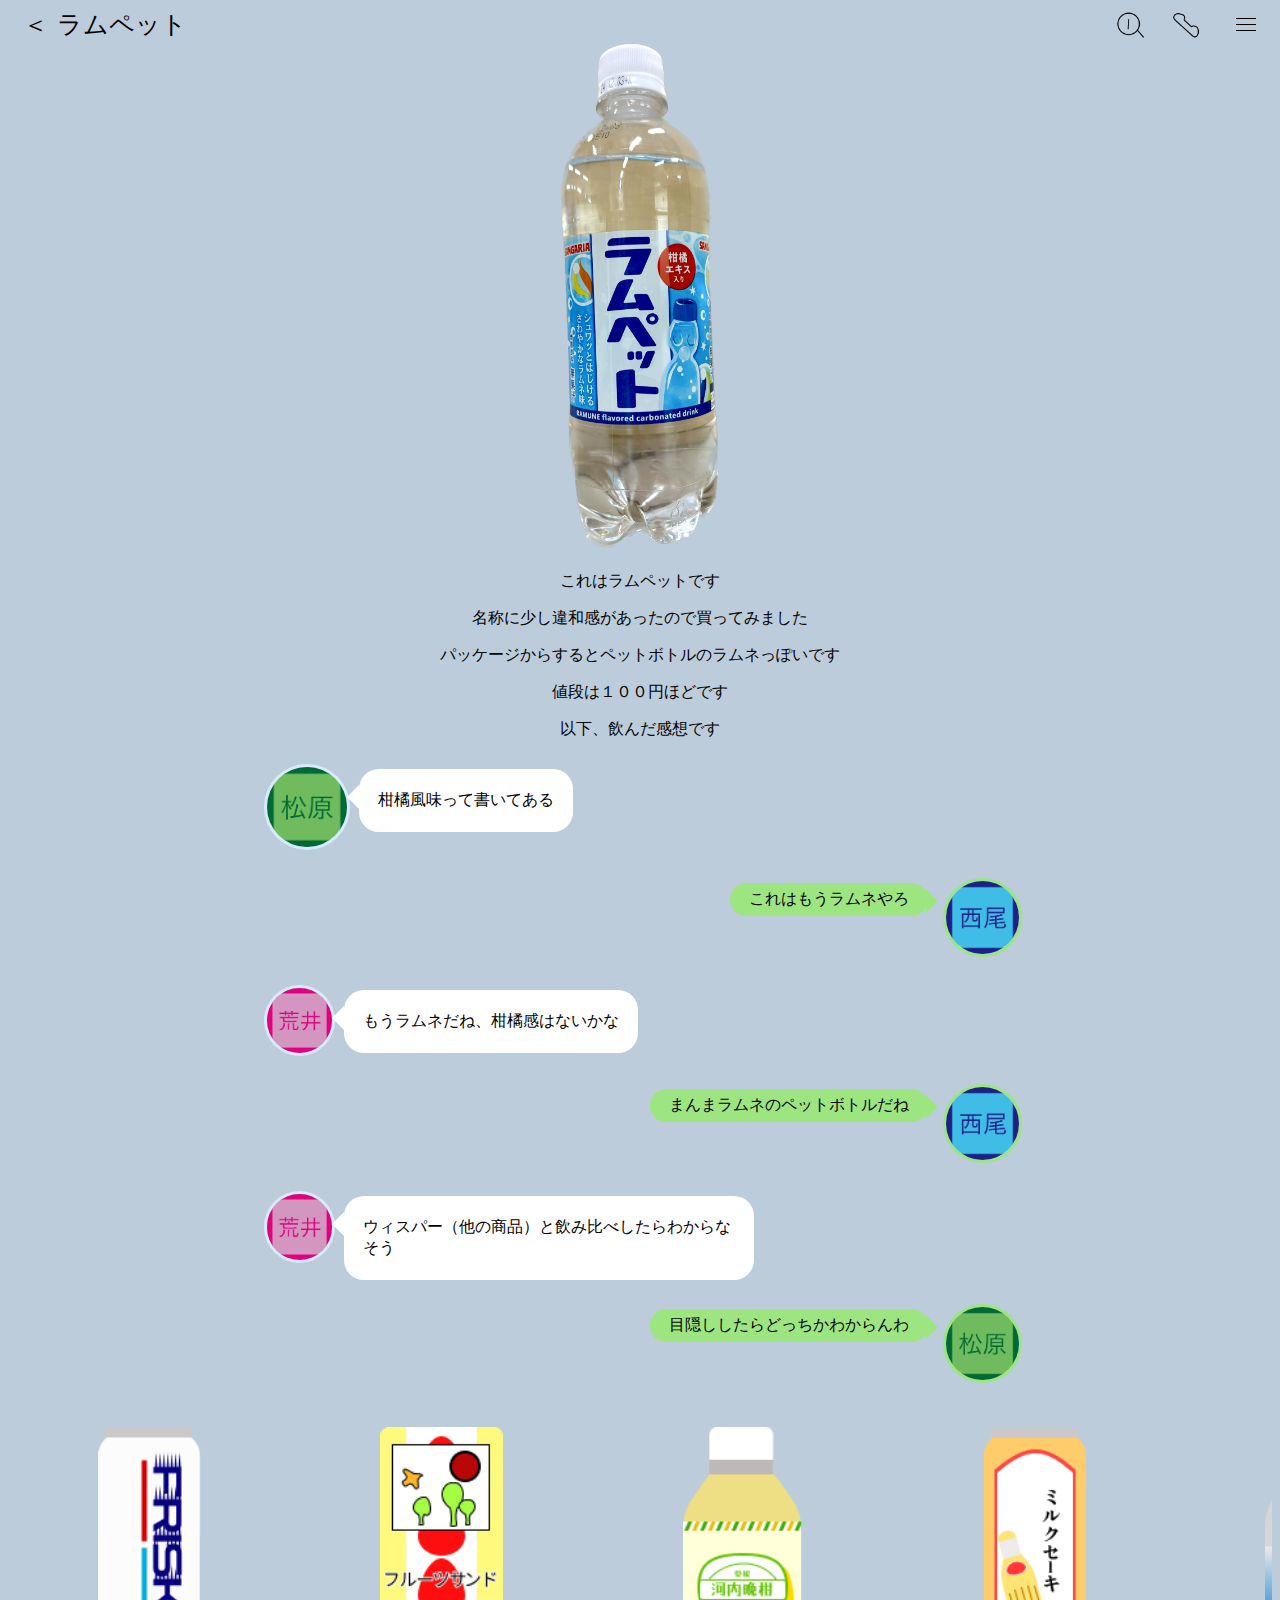
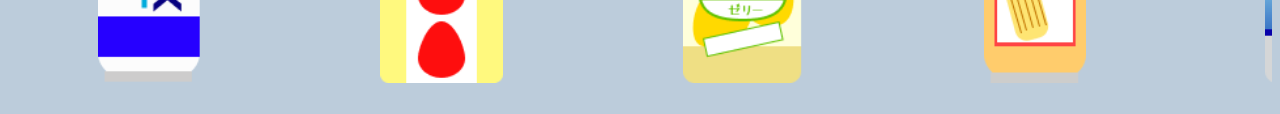
<file: docs/rampet/index.html>
<!DOCTYPE html>
<html lang="ja">
<head>
    <meta charset="utf-8">
    <meta http-equiv="X-UA-Compatible" content="IE=edge">
    <meta name="viewport" content="width=device-width, initial-scale=1.0">
    <title>ラムペット</title>
    <link rel="stylesheet" href="../pagecss/style.css">
</head>

<body>
    <header class="header">
        <div class="top">
            <img class="topimg" src="../images/search.png">
            <img class="topimg" src="../images/phone.png">
        </div>
        <div class="c-header c-hamburger-menu">
            <div class="name">
                <a href="../index.html" class="return">＜</a>
                <a href="./index.html" class="return">ラムペット</a>
            </div>
            <input type="checkbox" name="hamburger" id="hamburger" class="c-hamburger-menu__input" />
            <label for="hamburger" class="c-hamburger-menu__bg"></label>
            <ul class="c-header__list c-hamburger-menu__list">
                <li class="c-header__list-item">
                    <a href="../frisk/index.html" class="c-header__list-link">FRISK DRINK</a>
                </li>
                <li class="c-header__list-item">
                    <a href="../fruits/index.html" class="c-header__list-link">フルーツサンド風豆乳</a>
                </li>
                <li class="c-header__list-item">
                    <a href="../jelly/index.html" class="c-header__list-link">河内晩柑ゼリー</a>
                </li>
                <li class="c-header__list-item">
                    <a href="../milk/index.html" class="c-header__list-link">ミルクセーキ</a>
                </li>
                <li class="c-header__list-item">
                    <a href="../rampet/index.html" class="c-header__list-link">ラムペット</a>
                </li>
                <li class="c-header__list-item">
                    <a href="../soda/index.html" class="c-header__list-link">ヨーグルンソーダ</a>
                </li>
                <li class="c-header__list-item">
                    <a href="../tea/index.html" class="c-header__list-link">静岡茶</a>
                </li>
                <li class="c-header__list-item">
                    <a href="../tomato/index.html" class="c-header__list-link">TOMA NADE</a>
                </li>
                <li class="c-header__list-item">
                    <a href="../ume/index.html" class="c-header__list-link">梅ドリンク</a>
                </li>
                <li class="c-header__list-item">
                    <a href="../wisper/index.html" class="c-header__list-link">ウィスパー</a>
                </li>
            </ul>
            <label for="hamburger" class="c-hamburger-menu__button">
                <span class="c-hamburger-menu__button-mark"></span>
                <span class="c-hamburger-menu__button-mark"></span>
                <span class="c-hamburger-menu__button-mark"></span>
            </label>
        </div>
    </header>
    <div class="introduce">
        <img src="../images/rampet2.png" class="imgg">
        <p>これはラムペットです</p>
        <p>名称に少し違和感があったので買ってみました</p>
        <p>パッケージからするとペットボトルのラムネっぽいです</p>
        <p>値段は１００円ほどです</p>
        <p>以下、飲んだ感想です</p>
    </div>
    <div class="me">
        <div class="face">
            <img src="../images/matsubara.png" />
        </div>
        <div class="chat">
            <p>柑橘風味って書いてある</p>
        </div>
    </div>
    <div class="you">
        <div class="face2">
            <img src="../images/nisio.png" />
        </div>
        <div class="chatroom2">
            <div class="chat2">
                <p>これはもうラムネやろ</p>
            </div>
        </div>
    </div>
    <div class="me">
        <div class="face">
            <img src="../images/arai.png" />
        </div>
        <div class="chatroom">
            <div class="chat">
                <p>もうラムネだね、柑橘感はないかな</p>
            </div>
        </div>
    </div>
    <div class="you">
        <div class="face2">
            <img src="../images/nisio.png" />
        </div>
        <div class="chatroom2">
            <div class="chat2">
                <p>まんまラムネのペットボトルだね</p>
            </div>
        </div>
    </div>
    <div class="me">
        <div class="face">
            <img src="../images/arai.png" />
        </div>
        <div class="chatroom">
            <div class="chat">
                <p>ウィスパー（他の商品）と飲み比べしたらわからなそう</p>
            </div>
        </div>
    </div>
    <div class="you">
        <div class="face2">
            <img src="../images/matsubara.png" />
        </div>
        <div class="chatroom2">
            <div class="chat2">
                <p>目隠ししたらどっちかわからんわ</p>
            </div>
        </div>
    </div>
    <div class="scroll">
        <div class="scroll_wrap">
            <ul class="scrolllist scrolllistleft">
                <li><a href="../frisk/index.html"><img alt="1" src="../images/frisk.png" class="scrollitem"></a></li>
                <li><a href="../fruits/index.html"><img alt="2" src="../images/fruits.png" class="scrollitem"></a></li>
                <li><a href="../jelly/index.html"><img alt="3" src="../images/jelly.png" class="scrollitem"></a></li>
                <li><a href="../milk/index.html"><img alt="4" src="../images/milk.png" class="scrollitem"></a></li>
                <li><a href="../rampet/index.html"><img alt="5" src="../images/rampet.png" class="scrollitem"></a></li>
                <li><a href="../soda/index.html"><img alt="6" src="../images/soda.png" class="scrollitem"></a></li>
                <li><a href="../tea/index.html"><img alt="7" src="../images/tea.png" class="scrollitem"></a></li>
                <li><a href="../tomato/index.html"><img alt="8" src="../images/tomato.png" class="scrollitem"></a></li>
                <li><a href="../ume/index.html"><img alt="9" src="../images/ume.png" class="scrollitem"></a></li>
                <li><a href="../wisper/index.html"><img alt="10" src="../images/wisper.png" class="scrollitem"></a></li>
                <li><a href="../frisk/index.html"><img alt="1" src="../images/frisk.png" class="scrollitem"></a></li>
                <li><a href="../fruits/index.html"><img alt="2" src="../images/fruits.png" class="scrollitem"></a></li>
                <li><a href="../jelly/index.html"><img alt="3" src="../images/jelly.png" class="scrollitem"></a></li>
                <li><a href="../milk/index.html"><img alt="4" src="../images/milk.png" class="scrollitem"></a></li>
                <li><a href="../rampet/index.html"><img alt="5" src="../images/rampet.png" class="scrollitem"></a></li>
                <li><a href="../soda/index.html"><img alt="6" src="../images/soda.png" class="scrollitem"></a></li>
                <li><a href="../tea/index.html"><img alt="7" src="../images/tea.png" class="scrollitem"></a></li>
                <li><a href="../tomato/index.html"><img alt="8" src="../images/tomato.png" class="scrollitem"></a></li>
                <li><a href="../ume/index.html"><img alt="9" src="../images/ume.png" class="scrollitem"></a></li>
                <li><a href="../wisper/index.html"><img alt="10" src="../images/wisper.png" class="scrollitem"></a></li>
            </ul>
        </div>
    </div>
</body>

</html>
</file>
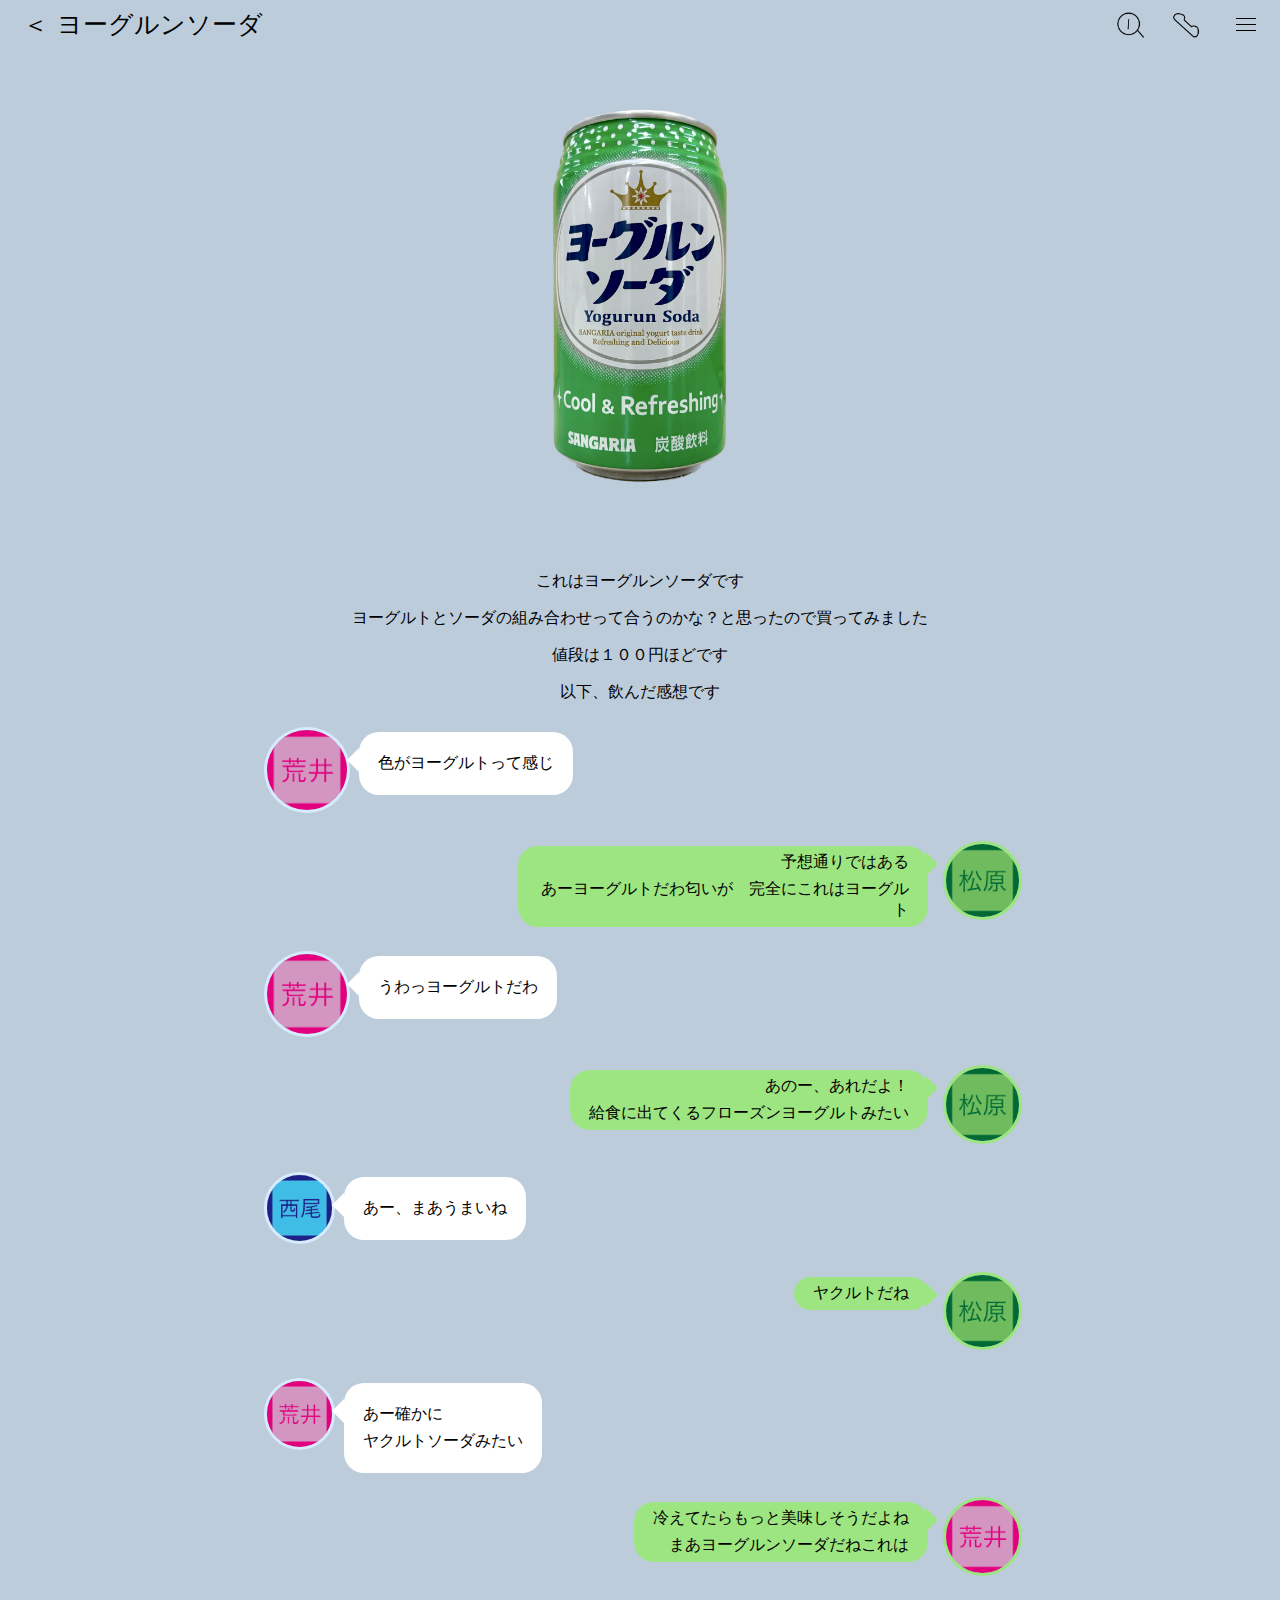
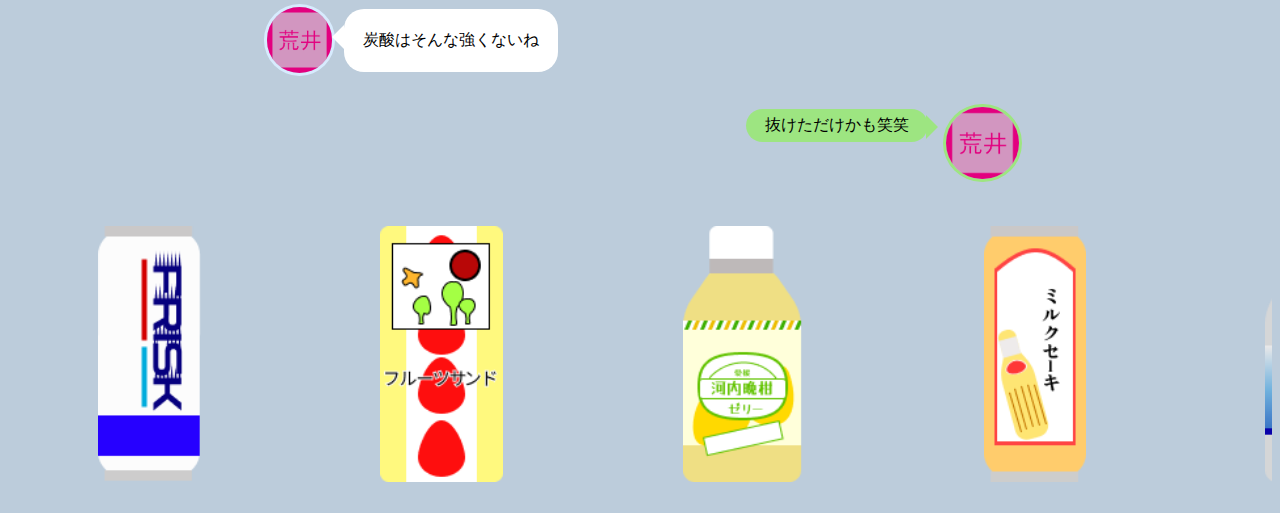
<file: docs/soda/index.html>
<!DOCTYPE html>
<html lang="ja">
<head>
    <meta charset="utf-8">
    <meta http-equiv="X-UA-Compatible" content="IE=edge">
    <meta name="viewport" content="width=device-width, initial-scale=1.0">
    <title>ヨーグルンソーダ</title>
    <link rel="stylesheet" href="../pagecss/style.css">
</head>

<body>
    <header class="header">
        <div class="top">
            <img class="topimg" src="../images/search.png">
            <img class="topimg" src="../images/phone.png">
        </div>
        <div class="c-header c-hamburger-menu">
            <div class="name">
                <a href="../index.html" class="return">＜</a>
                <a href="./index.html" class="return">ヨーグルンソーダ</a>
            </div>
            <input type="checkbox" name="hamburger" id="hamburger" class="c-hamburger-menu__input" />
            <label for="hamburger" class="c-hamburger-menu__bg"></label>
            <ul class="c-header__list c-hamburger-menu__list">
                <li class="c-header__list-item">
                    <a href="../frisk/index.html" class="c-header__list-link">FRISK DRINK</a>
                </li>
                <li class="c-header__list-item">
                    <a href="../fruits/index.html" class="c-header__list-link">フルーツサンド風豆乳</a>
                </li>
                <li class="c-header__list-item">
                    <a href="../jelly/index.html" class="c-header__list-link">河内晩柑ゼリー</a>
                </li>
                <li class="c-header__list-item">
                    <a href="../milk/index.html" class="c-header__list-link">ミルクセーキ</a>
                </li>
                <li class="c-header__list-item">
                    <a href="../rampet/index.html" class="c-header__list-link">ラムペット</a>
                </li>
                <li class="c-header__list-item">
                    <a href="../soda/index.html" class="c-header__list-link">ヨーグルンソーダ</a>
                </li>
                <li class="c-header__list-item">
                    <a href="../tea/index.html" class="c-header__list-link">静岡茶</a>
                </li>
                <li class="c-header__list-item">
                    <a href="../tomato/index.html" class="c-header__list-link">TOMA NADE</a>
                </li>
                <li class="c-header__list-item">
                    <a href="../ume/index.html" class="c-header__list-link">梅ドリンク</a>
                </li>
                <li class="c-header__list-item">
                    <a href="../wisper/index.html" class="c-header__list-link">ウィスパー</a>
                </li>
            </ul>
            <label for="hamburger" class="c-hamburger-menu__button">
                <span class="c-hamburger-menu__button-mark"></span>
                <span class="c-hamburger-menu__button-mark"></span>
                <span class="c-hamburger-menu__button-mark"></span>
            </label>
        </div>
    </header>
    <div class="introduce">
        <img src="../images/soda2.png" class="imgg">
        <p>これはヨーグルンソーダです</p>
        <p>ヨーグルトとソーダの組み合わせって合うのかな？と思ったので買ってみました</p>
        <p>値段は１００円ほどです</p>
        <p>以下、飲んだ感想です</p>
    </div>
    <div class="me">
        <div class="face">
            <img src="../images/arai.png" />
        </div>
        <div class="chat">
            <p>色がヨーグルトって感じ</p>
        </div>
    </div>
    <div class="you">
        <div class="face2">
            <img src="../images/matsubara.png" />
        </div>
        <div class="chatroom2">
            <div class="chat2">
                <p>予想通りではある</p>
                <p>あーヨーグルトだわ匂いが　完全にこれはヨーグルト</p>
            </div>
        </div>
    </div>
    <div class="me">
        <div class="face">
            <img src="../images/arai.png" />
        </div>
        <div class="chat">
            <p>うわっヨーグルトだわ</p>
        </div>
    </div>
    <div class="you">
        <div class="face2">
            <img src="../images/matsubara.png" />
        </div>
        <div class="chatroom2">
            <div class="chat2">
                <p>あのー、あれだよ！</p>
                <p>給食に出てくるフローズンヨーグルトみたい</p>
            </div>
        </div>
    </div>
    <div class="me">
        <div class="face">
            <img src="../images/nisio.png" />
        </div>
        <div class="chatroom">
            <div class="chat">
                <p>あー、まあうまいね</p>
            </div>
        </div>
    </div>
    <div class="you">
        <div class="face2">
            <img src="../images/matsubara.png" />
        </div>
        <div class="chatroom2">
            <div class="chat2">
                <p>ヤクルトだね</p>
            </div>
        </div>
    </div>
    <div class="me">
        <div class="face">
            <img src="../images/arai.png" />
        </div>
        <div class="chatroom">
            <div class="chat">
                <p>あー確かに</p>
                <p>ヤクルトソーダみたい</p>
            </div>
        </div>
    </div>
    <div class="you">
        <div class="face2">
            <img src="../images/arai.png" />
        </div>
        <div class="chatroom2">
            <div class="chat2">
                <p>冷えてたらもっと美味しそうだよね</p>
                <p>まあヨーグルンソーダだねこれは</p>
            </div>
        </div>
    </div>
    <div class="me">
        <div class="face">
            <img src="../images/arai.png" />
        </div>
        <div class="chatroom">
            <div class="chat">
                <p>炭酸はそんな強くないね</p>
            </div>
        </div>
    </div>
    <div class="you">
        <div class="face2">
            <img src="../images/arai.png" />
        </div>
        <div class="chatroom2">
            <div class="chat2">
                <p>抜けただけかも笑笑</p>
            </div>
        </div>
    </div>
    <div class="scroll">
        <div class="scroll_wrap">
            <ul class="scrolllist scrolllistleft">
                <li><a href="../frisk/index.html"><img alt="1" src="../images/frisk.png" class="scrollitem"></a></li>
                <li><a href="../fruits/index.html"><img alt="2" src="../images/fruits.png" class="scrollitem"></a></li>
                <li><a href="../jelly/index.html"><img alt="3" src="../images/jelly.png" class="scrollitem"></a></li>
                <li><a href="../milk/index.html"><img alt="4" src="../images/milk.png" class="scrollitem"></a></li>
                <li><a href="../rampet/index.html"><img alt="5" src="../images/rampet.png" class="scrollitem"></a></li>
                <li><a href="../soda/index.html"><img alt="6" src="../images/soda.png" class="scrollitem"></a></li>
                <li><a href="../tea/index.html"><img alt="7" src="../images/tea.png" class="scrollitem"></a></li>
                <li><a href="../tomato/index.html"><img alt="8" src="../images/tomato.png" class="scrollitem"></a></li>
                <li><a href="../ume/index.html"><img alt="9" src="../images/ume.png" class="scrollitem"></a></li>
                <li><a href="../wisper/index.html"><img alt="10" src="../images/wisper.png" class="scrollitem"></a></li>
                <li><a href="../frisk/index.html"><img alt="1" src="../images/frisk.png" class="scrollitem"></a></li>
                <li><a href="../fruits/index.html"><img alt="2" src="../images/fruits.png" class="scrollitem"></a></li>
                <li><a href="../jelly/index.html"><img alt="3" src="../images/jelly.png" class="scrollitem"></a></li>
                <li><a href="../milk/index.html"><img alt="4" src="../images/milk.png" class="scrollitem"></a></li>
                <li><a href="../rampet/index.html"><img alt="5" src="../images/rampet.png" class="scrollitem"></a></li>
                <li><a href="../soda/index.html"><img alt="6" src="../images/soda.png" class="scrollitem"></a></li>
                <li><a href="../tea/index.html"><img alt="7" src="../images/tea.png" class="scrollitem"></a></li>
                <li><a href="../tomato/index.html"><img alt="8" src="../images/tomato.png" class="scrollitem"></a></li>
                <li><a href="../ume/index.html"><img alt="9" src="../images/ume.png" class="scrollitem"></a></li>
                <li><a href="../wisper/index.html"><img alt="10" src="../images/wisper.png" class="scrollitem"></a></li>
            </ul>
        </div>
    </div>
</body>

</html>
</file>
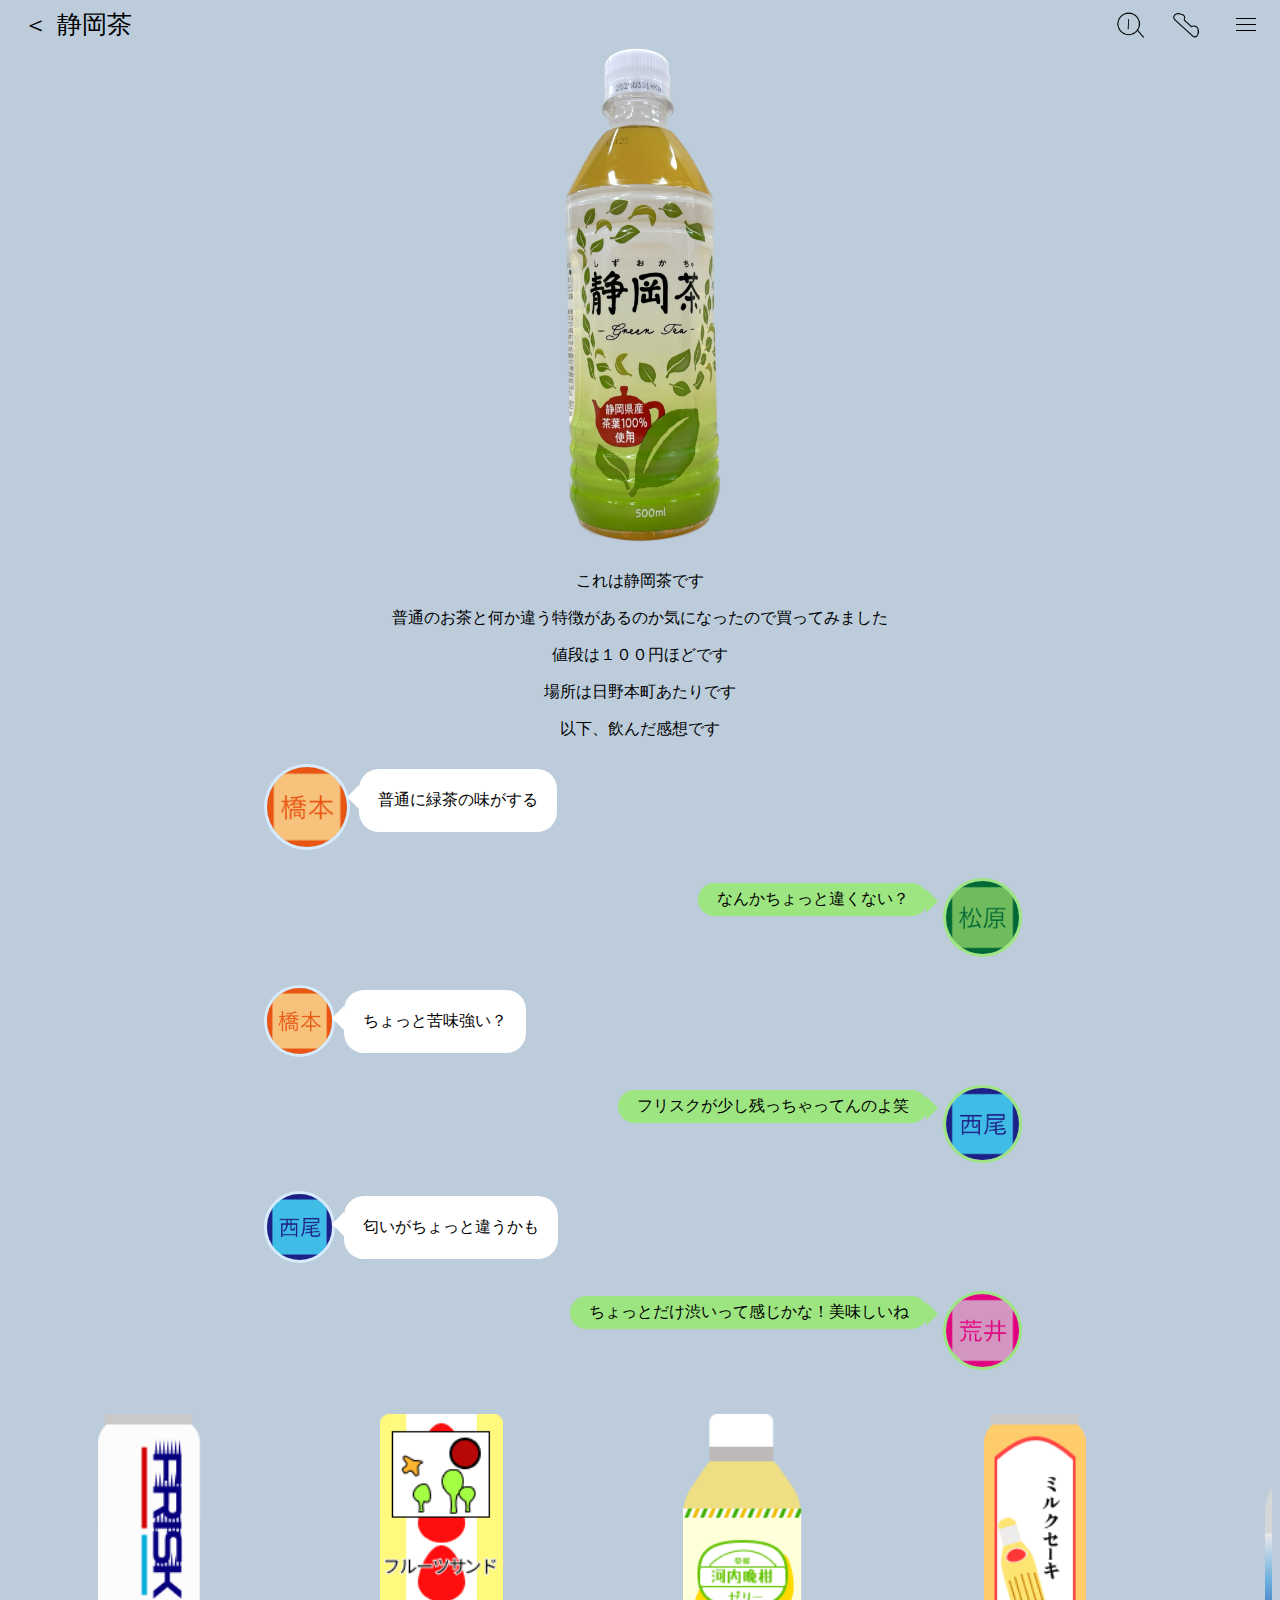
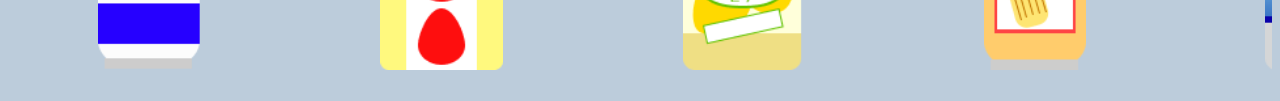
<file: docs/tea/index.html>
<!DOCTYPE html>
<html lang="ja">
<head>
    <meta charset="utf-8">
    <meta http-equiv="X-UA-Compatible" content="IE=edge">
    <meta name="viewport" content="width=device-width, initial-scale=1.0">
    <title>静岡茶</title>
    <link rel="stylesheet" href="../pagecss/style.css">
</head>

<body>
    <header class="header">
        <div class="top">
            <img class="topimg" src="../images/search.png">
            <img class="topimg" src="../images/phone.png">
        </div>
        <div class="c-header c-hamburger-menu">
            <div class="name">
                <a href="../index.html" class="return">＜</a>
                <a href="./index.html" class="return">静岡茶</a>
            </div>
            <input type="checkbox" name="hamburger" id="hamburger" class="c-hamburger-menu__input" />
            <label for="hamburger" class="c-hamburger-menu__bg"></label>
            <ul class="c-header__list c-hamburger-menu__list">
                <li class="c-header__list-item">
                    <a href="../frisk/index.html" class="c-header__list-link">FRISK DRINK</a>
                </li>
                <li class="c-header__list-item">
                    <a href="../fruits/index.html" class="c-header__list-link">フルーツサンド風豆乳</a>
                </li>
                <li class="c-header__list-item">
                    <a href="../jelly/index.html" class="c-header__list-link">河内晩柑ゼリー</a>
                </li>
                <li class="c-header__list-item">
                    <a href="../milk/index.html" class="c-header__list-link">ミルクセーキ</a>
                </li>
                <li class="c-header__list-item">
                    <a href="../rampet/index.html" class="c-header__list-link">ラムペット</a>
                </li>
                <li class="c-header__list-item">
                    <a href="../soda/index.html" class="c-header__list-link">ヨーグルンソーダ</a>
                </li>
                <li class="c-header__list-item">
                    <a href="../tea/index.html" class="c-header__list-link">静岡茶</a>
                </li>
                <li class="c-header__list-item">
                    <a href="../tomato/index.html" class="c-header__list-link">TOMA NADE</a>
                </li>
                <li class="c-header__list-item">
                    <a href="../ume/index.html" class="c-header__list-link">梅ドリンク</a>
                </li>
                <li class="c-header__list-item">
                    <a href="../wisper/index.html" class="c-header__list-link">ウィスパー</a>
                </li>
            </ul>
            <label for="hamburger" class="c-hamburger-menu__button">
                <span class="c-hamburger-menu__button-mark"></span>
                <span class="c-hamburger-menu__button-mark"></span>
                <span class="c-hamburger-menu__button-mark"></span>
            </label>
        </div>
    </header>
    <div class="introduce">
        <img src="../images/tea2.png" class="imgg">
        <p>これは静岡茶です</p>
        <p>普通のお茶と何か違う特徴があるのか気になったので買ってみました</p>
        <p>値段は１００円ほどです</p>
        <p>場所は日野本町あたりです</p>
        <p>以下、飲んだ感想です</p>
    </div>
    <div class="me">
        <div class="face">
            <img src="../images/hashimoto.png" />
        </div>
        <div class="chat">
            <p>普通に緑茶の味がする</p>
        </div>
    </div>
    <div class="you">
        <div class="face2">
            <img src="../images/matsubara.png" />
        </div>
        <div class="chatroom2">
            <div class="chat2">
                <p>なんかちょっと違くない？</p>
            </div>
        </div>
    </div>
    <div class="me">
        <div class="face">
            <img src="../images/hashimoto.png" />
        </div>
        <div class="chatroom">
            <div class="chat">
                <p>ちょっと苦味強い？</p>
            </div>
        </div>
    </div>
    <div class="you">
        <div class="face2">
            <img src="../images/nisio.png" />
        </div>
        <div class="chatroom2">
            <div class="chat2">
                <p>フリスクが少し残っちゃってんのよ笑</p>
            </div>
        </div>
    </div>
    <div class="me">
        <div class="face">
            <img src="../images/nisio.png" />
        </div>
        <div class="chatroom">
            <div class="chat">
                <p>匂いがちょっと違うかも</p>
            </div>
        </div>
    </div>
    <div class="you">
        <div class="face2">
            <img src="../images/arai.png" />
        </div>
        <div class="chatroom2">
            <div class="chat2">
                <p>ちょっとだけ渋いって感じかな！美味しいね</p>
            </div>
        </div>
    </div>
    <div class="scroll">
        <div class="scroll_wrap">
            <ul class="scrolllist scrolllistleft">
                <li><a href="../frisk/index.html"><img alt="1" src="../images/frisk.png" class="scrollitem"></a></li>
                <li><a href="../fruits/index.html"><img alt="2" src="../images/fruits.png" class="scrollitem"></a></li>
                <li><a href="../jelly/index.html"><img alt="3" src="../images/jelly.png" class="scrollitem"></a></li>
                <li><a href="../milk/index.html"><img alt="4" src="../images/milk.png" class="scrollitem"></a></li>
                <li><a href="../rampet/index.html"><img alt="5" src="../images/rampet.png" class="scrollitem"></a></li>
                <li><a href="../soda/index.html"><img alt="6" src="../images/soda.png" class="scrollitem"></a></li>
                <li><a href="../tea/index.html"><img alt="7" src="../images/tea.png" class="scrollitem"></a></li>
                <li><a href="../tomato/index.html"><img alt="8" src="../images/tomato.png" class="scrollitem"></a></li>
                <li><a href="../ume/index.html"><img alt="9" src="../images/ume.png" class="scrollitem"></a></li>
                <li><a href="../wisper/index.html"><img alt="10" src="../images/wisper.png" class="scrollitem"></a></li>
                <li><a href="../frisk/index.html"><img alt="1" src="../images/frisk.png" class="scrollitem"></a></li>
                <li><a href="../fruits/index.html"><img alt="2" src="../images/fruits.png" class="scrollitem"></a></li>
                <li><a href="../jelly/index.html"><img alt="3" src="../images/jelly.png" class="scrollitem"></a></li>
                <li><a href="../milk/index.html"><img alt="4" src="../images/milk.png" class="scrollitem"></a></li>
                <li><a href="../rampet/index.html"><img alt="5" src="../images/rampet.png" class="scrollitem"></a></li>
                <li><a href="../soda/index.html"><img alt="6" src="../images/soda.png" class="scrollitem"></a></li>
                <li><a href="../tea/index.html"><img alt="7" src="../images/tea.png" class="scrollitem"></a></li>
                <li><a href="../tomato/index.html"><img alt="8" src="../images/tomato.png" class="scrollitem"></a></li>
                <li><a href="../ume/index.html"><img alt="9" src="../images/ume.png" class="scrollitem"></a></li>
                <li><a href="../wisper/index.html"><img alt="10" src="../images/wisper.png" class="scrollitem"></a></li>
            </ul>
        </div>
    </div>
</body>

</html>
</file>
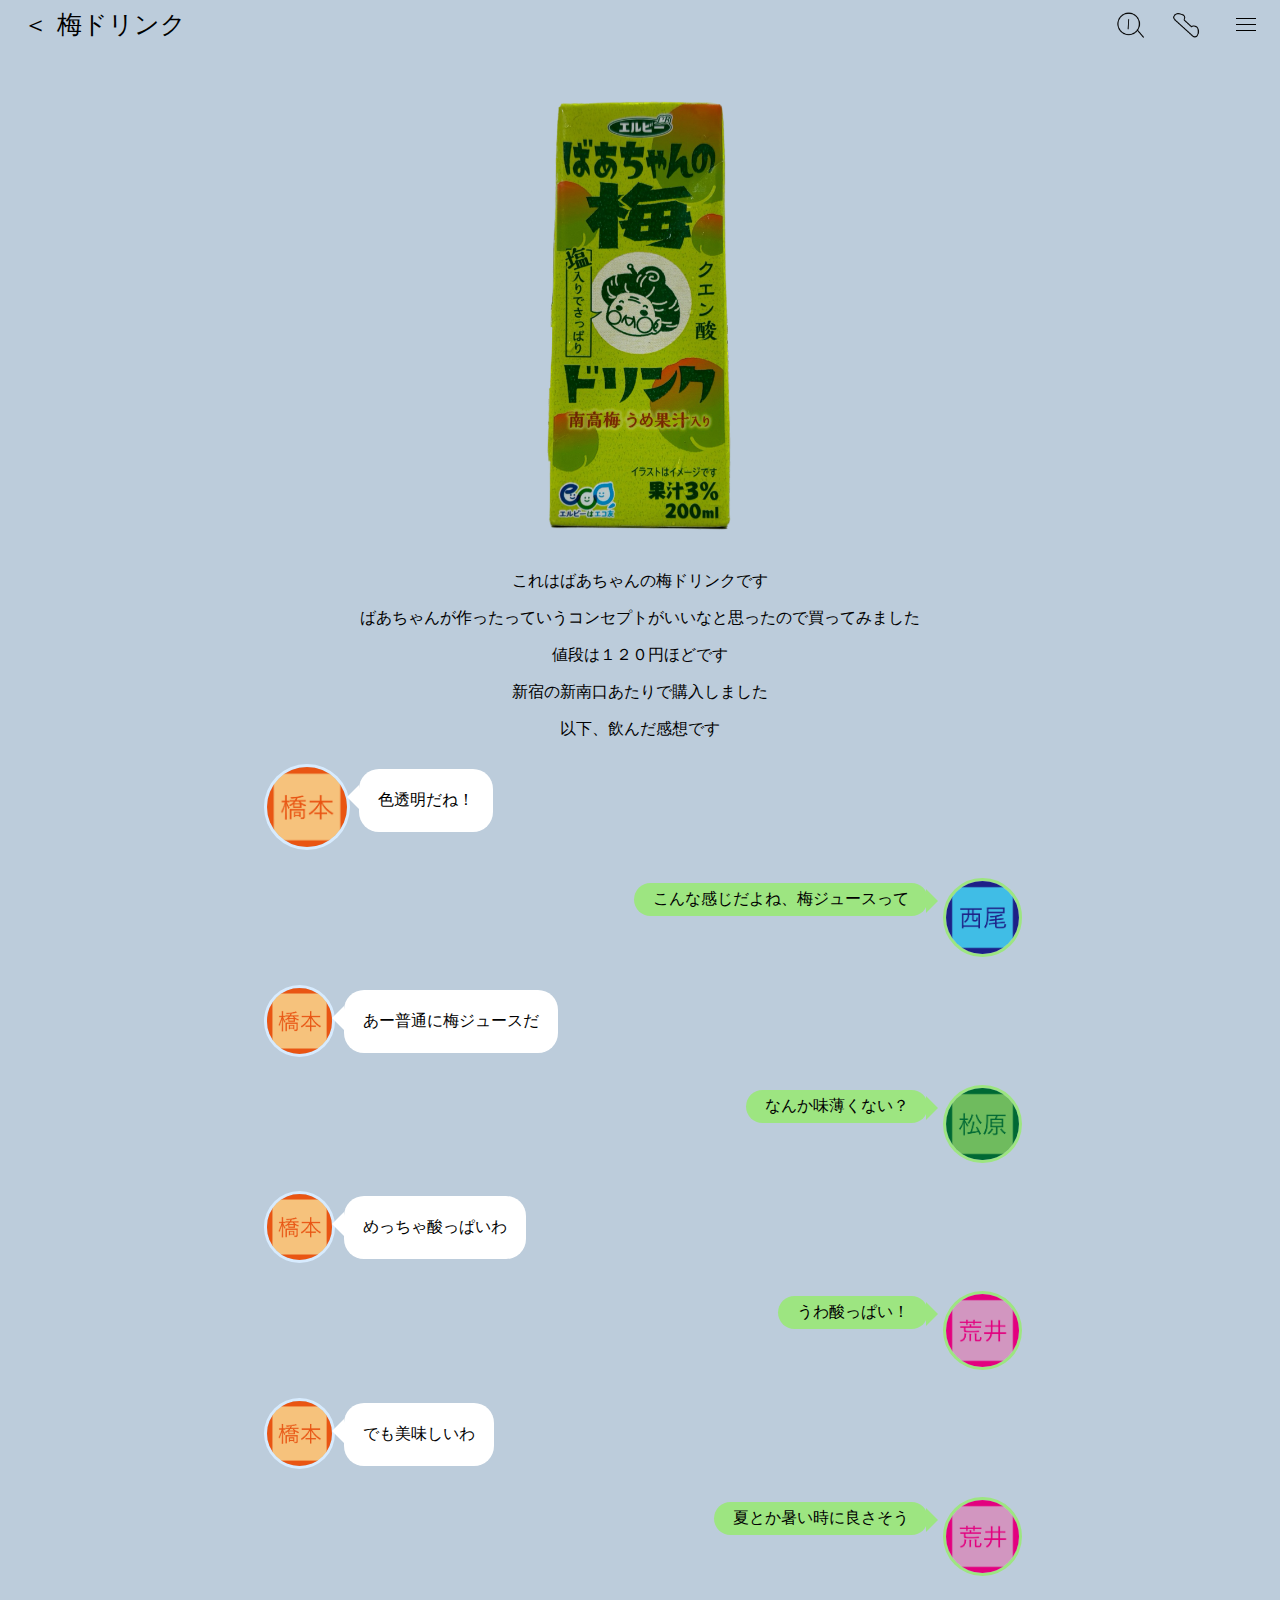
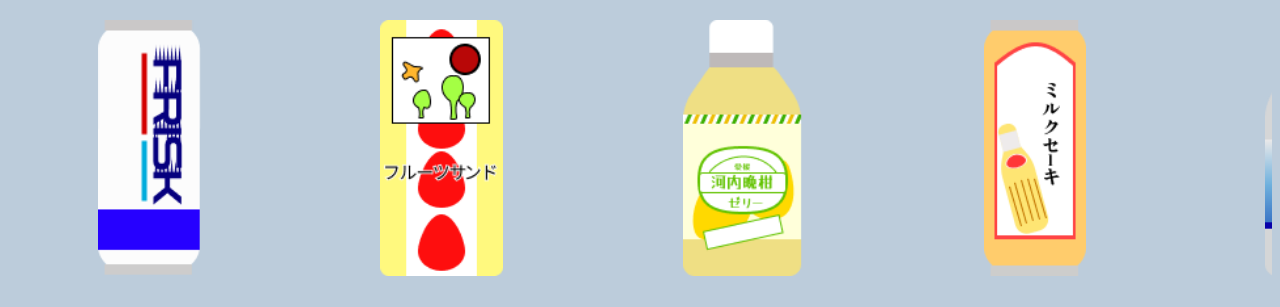
<file: docs/ume/index.html>
<!DOCTYPE html>
<html lang="ja"><head>
    <meta charset="utf-8">
    <meta http-equiv="X-UA-Compatible" content="IE=edge">
    <meta name="viewport" content="width=device-width, initial-scale=1.0">
    <title>梅ドリンク</title>
    <link rel="stylesheet" href="../pagecss/style.css">
</head>

<body>
    <header class="header">
        <div class="top">
            <img class="topimg" src="../images/search.png">
            <img class="topimg" src="../images/phone.png">
        </div>
        <div class="c-header c-hamburger-menu">
            <div class="name">
                <a href="../index.html" class="return">＜</a>
                <a href="./index.html" class="return">梅ドリンク</a>
            </div>
            <input type="checkbox" name="hamburger" id="hamburger" class="c-hamburger-menu__input" />
            <label for="hamburger" class="c-hamburger-menu__bg"></label>
            <ul class="c-header__list c-hamburger-menu__list">
                <li class="c-header__list-item">
                    <a href="../frisk/index.html" class="c-header__list-link">FRISK DRINK</a>
                </li>
                <li class="c-header__list-item">
                    <a href="../fruits/index.html" class="c-header__list-link">フルーツサンド風豆乳</a>
                </li>
                <li class="c-header__list-item">
                    <a href="../jelly/index.html" class="c-header__list-link">河内晩柑ゼリー</a>
                </li>
                <li class="c-header__list-item">
                    <a href="../milk/index.html" class="c-header__list-link">ミルクセーキ</a>
                </li>
                <li class="c-header__list-item">
                    <a href="../rampet/index.html" class="c-header__list-link">ラムペット</a>
                </li>
                <li class="c-header__list-item">
                    <a href="../soda/index.html" class="c-header__list-link">ヨーグルンソーダ</a>
                </li>
                <li class="c-header__list-item">
                    <a href="../tea/index.html" class="c-header__list-link">静岡茶</a>
                </li>
                <li class="c-header__list-item">
                    <a href="../tomato/index.html" class="c-header__list-link">TOMA NADE</a>
                </li>
                <li class="c-header__list-item">
                    <a href="../ume/index.html" class="c-header__list-link">梅ドリンク</a>
                </li>
                <li class="c-header__list-item">
                    <a href="../wisper/index.html" class="c-header__list-link">ウィスパー</a>
                </li>
            </ul>
            <label for="hamburger" class="c-hamburger-menu__button">
                <span class="c-hamburger-menu__button-mark"></span>
                <span class="c-hamburger-menu__button-mark"></span>
                <span class="c-hamburger-menu__button-mark"></span>
            </label>
        </div>
    </header>
    <div class="introduce">
        <img src="../images/ume2.png" class="imgg">
        <p>これはばあちゃんの梅ドリンクです</p>
        <p>ばあちゃんが作ったっていうコンセプトがいいなと思ったので買ってみました</p>
        <p>値段は１２０円ほどです</p>
        <p>新宿の新南口あたりで購入しました</p>
        <p>以下、飲んだ感想です</p>
    </div>
    <div class="me">
        <div class="face">
            <img src="../images/hashimoto.png" />
        </div>
        <div class="chat">
            <p>色透明だね！</p>
        </div>
    </div>
    <div class="you">
        <div class="face2">
            <img src="../images/nisio.png" />
        </div>
        <div class="chatroom2">
            <div class="chat2">
                <p>こんな感じだよね、梅ジュースって</p>
            </div>
        </div>
    </div>
    <div class="me">
        <div class="face">
            <img src="../images/hashimoto.png" />
        </div>
        <div class="chatroom">
            <div class="chat">
                <p>あー普通に梅ジュースだ</p>
            </div>
        </div>
    </div>
    <div class="you">
        <div class="face2">
            <img src="../images/matsubara.png" />
        </div>
        <div class="chatroom2">
            <div class="chat2">
                <p>なんか味薄くない？</p>
            </div>
        </div>
    </div>
    <div class="me">
        <div class="face">
            <img src="../images/hashimoto.png" />
        </div>
        <div class="chatroom">
            <div class="chat">
                <p>めっちゃ酸っぱいわ</p>
            </div>
        </div>
    </div>
    <div class="you">
        <div class="face2">
            <img src="../images/arai.png" />
        </div>
        <div class="chatroom2">
            <div class="chat2">
                <p>うわ酸っぱい！</p>
            </div>
        </div>
    </div>
    <div class="me">
        <div class="face">
            <img src="../images/hashimoto.png" />
        </div>
        <div class="chatroom">
            <div class="chat">
                <p>でも美味しいわ</p>
            </div>
        </div>
    </div>
    <div class="you">
        <div class="face2">
            <img src="../images/arai.png" />
        </div>
        <div class="chatroom2">
            <div class="chat2">
                <p>夏とか暑い時に良さそう</p>
            </div>
        </div>
    </div>
    <div class="scroll">
        <div class="scroll_wrap">
            <ul class="scrolllist scrolllistleft">
                <li><a href="../frisk/index.html"><img alt="1" src="../images/frisk.png" class="scrollitem"></a></li>
                <li><a href="../fruits/index.html"><img alt="2" src="../images/fruits.png" class="scrollitem"></a></li>
                <li><a href="../jelly/index.html"><img alt="3" src="../images/jelly.png" class="scrollitem"></a></li>
                <li><a href="../milk/index.html"><img alt="4" src="../images/milk.png" class="scrollitem"></a></li>
                <li><a href="../rampet/index.html"><img alt="5" src="../images/rampet.png" class="scrollitem"></a></li>
                <li><a href="../soda/index.html"><img alt="6" src="../images/soda.png" class="scrollitem"></a></li>
                <li><a href="../tea/index.html"><img alt="7" src="../images/tea.png" class="scrollitem"></a></li>
                <li><a href="../tomato/index.html"><img alt="8" src="../images/tomato.png" class="scrollitem"></a></li>
                <li><a href="../ume/index.html"><img alt="9" src="../images/ume.png" class="scrollitem"></a></li>
                <li><a href="../wisper/index.html"><img alt="10" src="../images/wisper.png" class="scrollitem"></a></li>
                <li><a href="../frisk/index.html"><img alt="1" src="../images/frisk.png" class="scrollitem"></a></li>
                <li><a href="../fruits/index.html"><img alt="2" src="../images/fruits.png" class="scrollitem"></a></li>
                <li><a href="../jelly/index.html"><img alt="3" src="../images/jelly.png" class="scrollitem"></a></li>
                <li><a href="../milk/index.html"><img alt="4" src="../images/milk.png" class="scrollitem"></a></li>
                <li><a href="../rampet/index.html"><img alt="5" src="../images/rampet.png" class="scrollitem"></a></li>
                <li><a href="../soda/index.html"><img alt="6" src="../images/soda.png" class="scrollitem"></a></li>
                <li><a href="../tea/index.html"><img alt="7" src="../images/tea.png" class="scrollitem"></a></li>
                <li><a href="../tomato/index.html"><img alt="8" src="../images/tomato.png" class="scrollitem"></a></li>
                <li><a href="../ume/index.html"><img alt="9" src="../images/ume.png" class="scrollitem"></a></li>
                <li><a href="../wisper/index.html"><img alt="10" src="../images/wisper.png" class="scrollitem"></a></li>
            </ul>
        </div>
    </div>
</body>

</html>
</file>
<file: docs/style.css>
.main{
  display: flex;
  flex-wrap: nowrap;
}

  *,
*:before,
*:after {
-webkit-box-sizing: inherit;
box-sizing: inherit;
}

.image{
  width: 5vw;
}

.stage{
  display: flex;
  background: linear-gradient(to bottom, rgb(201, 201, 201) 75%, rgb(0, 0, 0) 25%);
  padding: 50px;
}

h1{
font-family: sans-serif;
font-size: 1.5vw;
font: #000000;
text-align: center;
}

li{
text-align: center;
list-style: none;
padding: 2px;
}

.stone{
  width: 100%;
}

.jihannki{
  display: flex;
  flex-direction: column;
}

.stage{
  padding: 0%;
  margin: 0%;
  justify-content: center;
}

p{
  color: #ffffff;
  font-family: sans-serif;
  font-size: 1vw;
  margin: 0%;
  padding: 0vw 0.2vw;
}

.parts{
  width: 100%;
}

.button12 {
  background-color: #ffffff;
  border: solid 1px 006eff;
  color: #191970;
  border-radius: 15px;
  padding: 0.1vw 1vw;
  margin: -5px;
  margin-block: 0px;
  text-decoration: none;
  font-size: 1vw;
  box-shadow: 0 2.5px 0 #006eff;
  display: inline-block;
  transition: 0.3s;
  margin-top: none;
}
.button12:hover {
  background-color: #0000ff;
  color: #191970;
  transform: translateY(3px);
  box-shadow: 0 0 0 #191970;
}
.back{
  width: 36vw;
}

.jihan{
  background-color: crimson;
  padding: 1.5vw;
  height: auto;
  margin-top: 0%;
  padding-top: 0%;
  padding-bottom: 0%;
}

h2{
  font-family: serif;
  font-size: 2vw;
  text-align: center;
  background-color: #cacaca;
  margin: 2vw;
}

body{
  background: linear-gradient(to bottom, rgb(187, 255, 255) 60%, rgb(108, 222, 121) 40%);
  background-repeat: no-repeat;
}
</file>
<file: docs/pagecss/style.css>
@keyframes infinity-scroll-left {
  0% {
    transform: translateX(0);
  }

  100% {
    transform: translateX(-50%);
  }
}

@import url('https://fonts.googleapis.com/css?family=Merienda');

.scroll_wrap {
  display: flex;
  overflow: hidden;
}

.scrolllist {
  display: flex;
  list-style: none;
  padding: 0%;
}

.scrolllistleft {
  animation: infinity-scroll-left 40s infinite linear 0.6s both;
}

.scrollitem {
  height: calc(100vw / 5);
  margin-left: 7vw;
  margin-right: 7vw;
}

.scrollitem>img {
  width: 100%;
}

.imgg {
  width: 200px;
}

.introduce {
text-align: center;
}

.scrollitem:hover {
  transform: scale(1.2);
}

.me{
  display: flex;
  width: 100%;
  margin: 1.5em 0;
  overflow: hidden;
  justify-content: flex-start;
  align-items: flex-start;
}

.you {
  display: flex;
  text-align: right;
  width: 100%;
  margin: 1.5em 0;
  overflow: hidden;
  justify-content: flex-end;
  
}

.face {
  float: left;
  margin-right: -90px;
  margin-left: 20vw;
  width: 80px;
}

.face2 {
  margin-left: 15px;
  width: 100px;
  margin-right: 20vw;
  order: 2 !important
}

.me img {
  width: 100%;
  height: auto;
  border: solid 3px #d7ebfe;
  border-radius: 50%;
}

.me .chat {
  display: inline-block;
  position: relative;
  margin: 5px 0 0 105px;
  padding: 15px 13px;
  border-radius: 20px;
  background: #ffffff;
  max-width: 30vw;
}

.you img {
  width: 100%;
  height: auto;
  border: solid 3px #9de581;
  border-radius: 50%;
}

.you .chat2 {
  display: inline-block;
  position: relative;
  margin: 5px 0 0 105px;
  padding: 0px 13px;
  border-radius: 20px;
  background: #9de581;
  max-width: 30vw;
}


.chat::after {
  content: "";
  display: inline-block;
  position: absolute;
  top: 16px;
  left: -24px;
  border: 12px solid transparent;
  border-right: 12px solid #ffffff;
}

.chat p {
  margin: 6px;
  padding: 0;
}

.chat2 p {
  margin: 6px;
  padding: 0;
}
.chatroom {
  width: 100%;
}

.chatroom2 {
  width: 100%;
}

.chat2::after {
  content: "";
  position: absolute;
  top: 6px;
  border: 12px solid transparent;
  border-left: 12px solid #9de581;
  right: -22px;
}

h1 {
  font-family: sans-serif;
}

body {
  background-color: #bcccdb;
}

.topimg {
  width: 30px;
  height: 30px;
  margin: 10px;
}

header {
  display: flex;

}

.top {
  position: absolute;
  top: 0px;
  right: 70px;
}

.return {
  font-size: 1.5em;
  margin-left: 5px;
}

.c-header {
  align-items: center;
  box-sizing: border-box;
  display: flex;
  justify-content: space-between;
  padding: 0px 10px;
  margin: 0%;
  width: 100%;
}

.c-header__list {
  box-sizing: border-box;
  display: flex;
  margin: 0;
  padding: 0;
}

.c-header__list-item {
  list-style: none;
  text-decoration: none;
}

.c-header__list-link {
  color: #000000;
  display: block;
  margin-right: 20px;
  text-decoration: none;
  padding: 10px 0px;
}

.c-header__list-link:hover {
  filter: opacity(0.6);
}

.c-hamburger-menu {
  position: relative;
}

@media screen and (max-width: 3000px) {
  .c-hamburger-menu__list {
    align-items: flex-end;
    display: flex;
    flex-direction: column;
    left: 0;
    padding: 2rem;
    position: absolute;
    transform: translateX(100%);
    transition: 0.3s;
    top: 100%;
    width: 100%;
  }

  #hamburger:checked~.c-hamburger-menu__list {
    transform: translateX(0%);
    transition: 0.3s;
  }
}

.c-hamburger-menu__input {
  display: none;
}

.c-hamburger-menu__bg {
  background-color: #000000;
  cursor: pointer;
  display: none;
  height: 100vh;
  left: 0;
  opacity: 0.4;
  position: absolute;
  top: 0;
  width: 100%;
  z-index: -1;
}

#hamburger:checked~.c-hamburger-menu__bg {
  display: block;
}

.c-hamburger-menu__button {
  display: none;
}

@media screen and (max-width: 3000px) {
  .c-hamburger-menu__button {
    align-items: center;
    appearance: none;
    background-color: transparent;
    border: none;
    cursor: pointer;
    display: flex;
    flex-direction: column;
    gap: 5px;
    height: 32px;
    justify-content: center;
    width: 32px;
  }
}

.c-hamburger-menu__button-mark {
  background-color: #000000;
  display: block;
  height: 1px;
  transition: 0.3s;
  width: 20px;
}

li{
  list-style: none;
}

.ranking{
  width:200px;
}

a:link {
  text-decoration: none;
  color:#000000;
  font: normal 25px serif;
}

li a:link {
  text-decoration: none;
  color:#ffffff;
  font: normal 2vw serif;
}

a:hover {
  font-weight: bold;
  text-decoration: underline;
}

a:visited {
  color: #371665;
}
</file>
